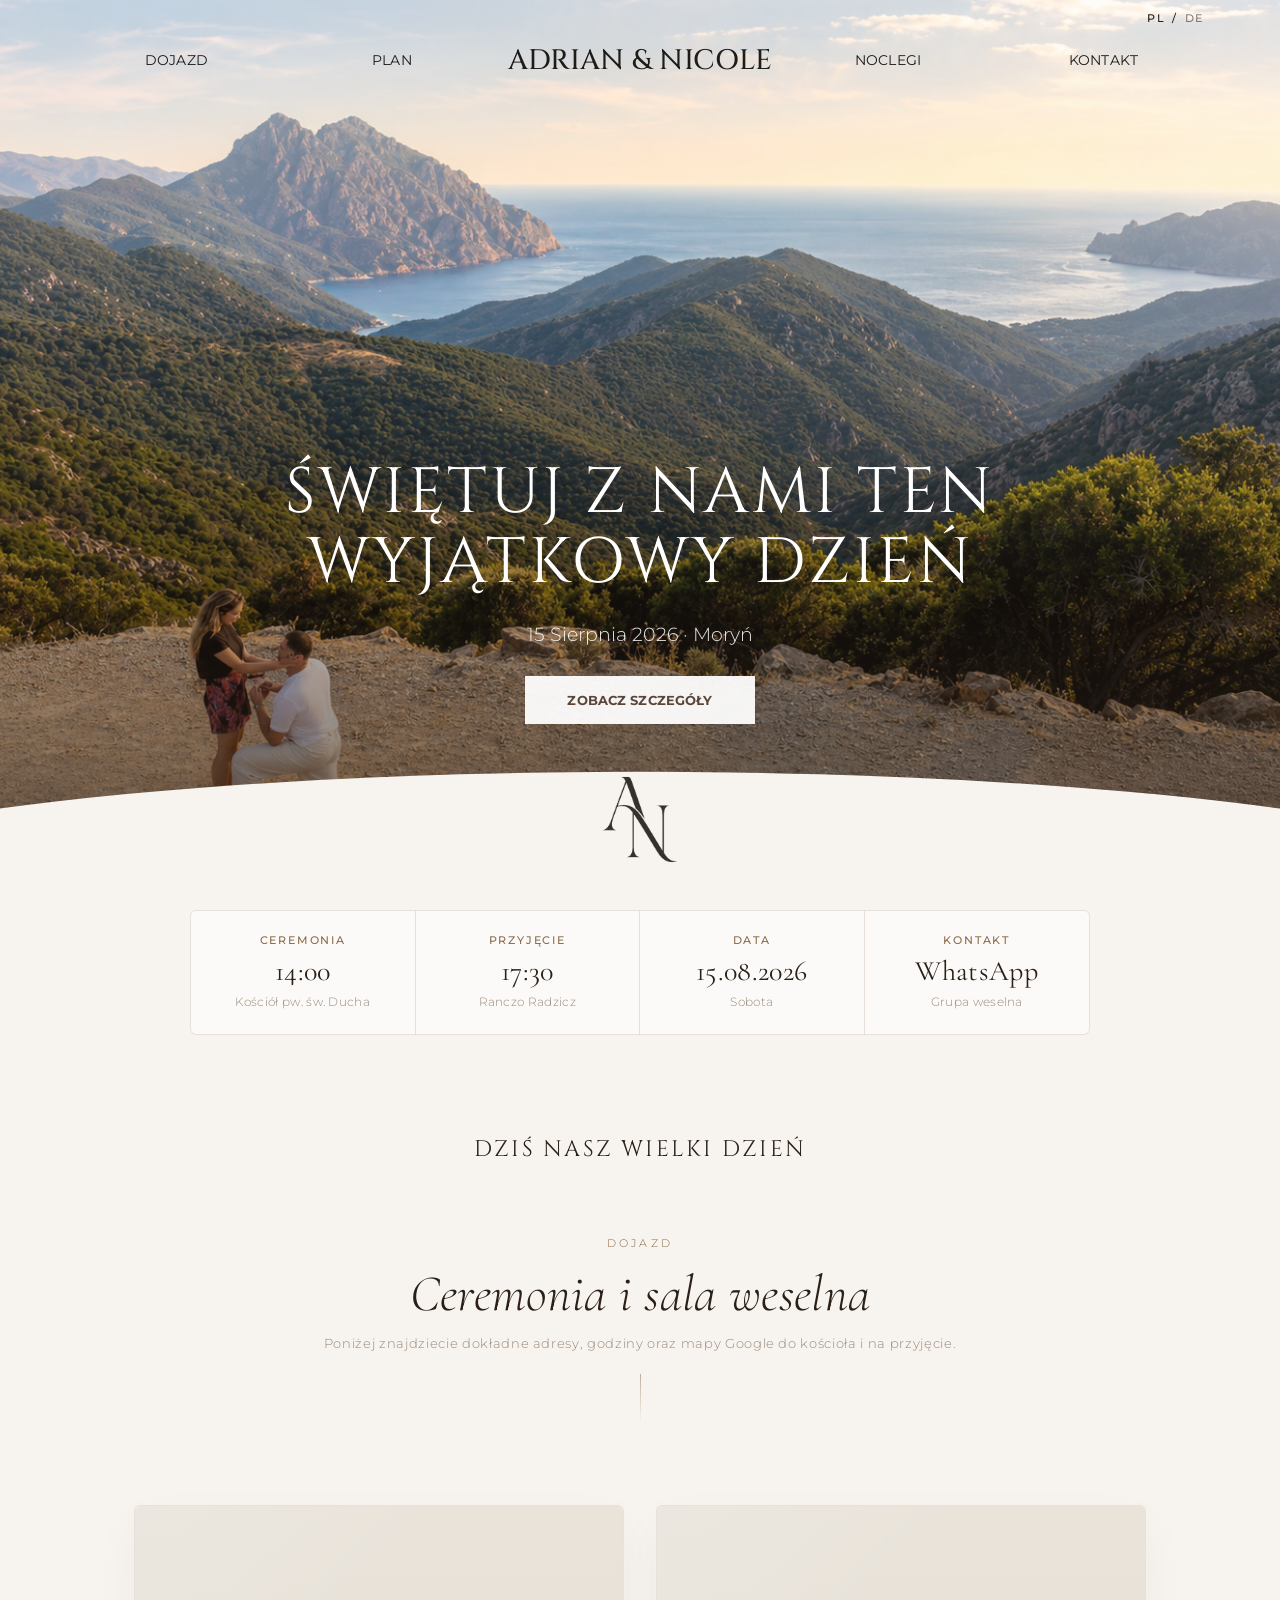
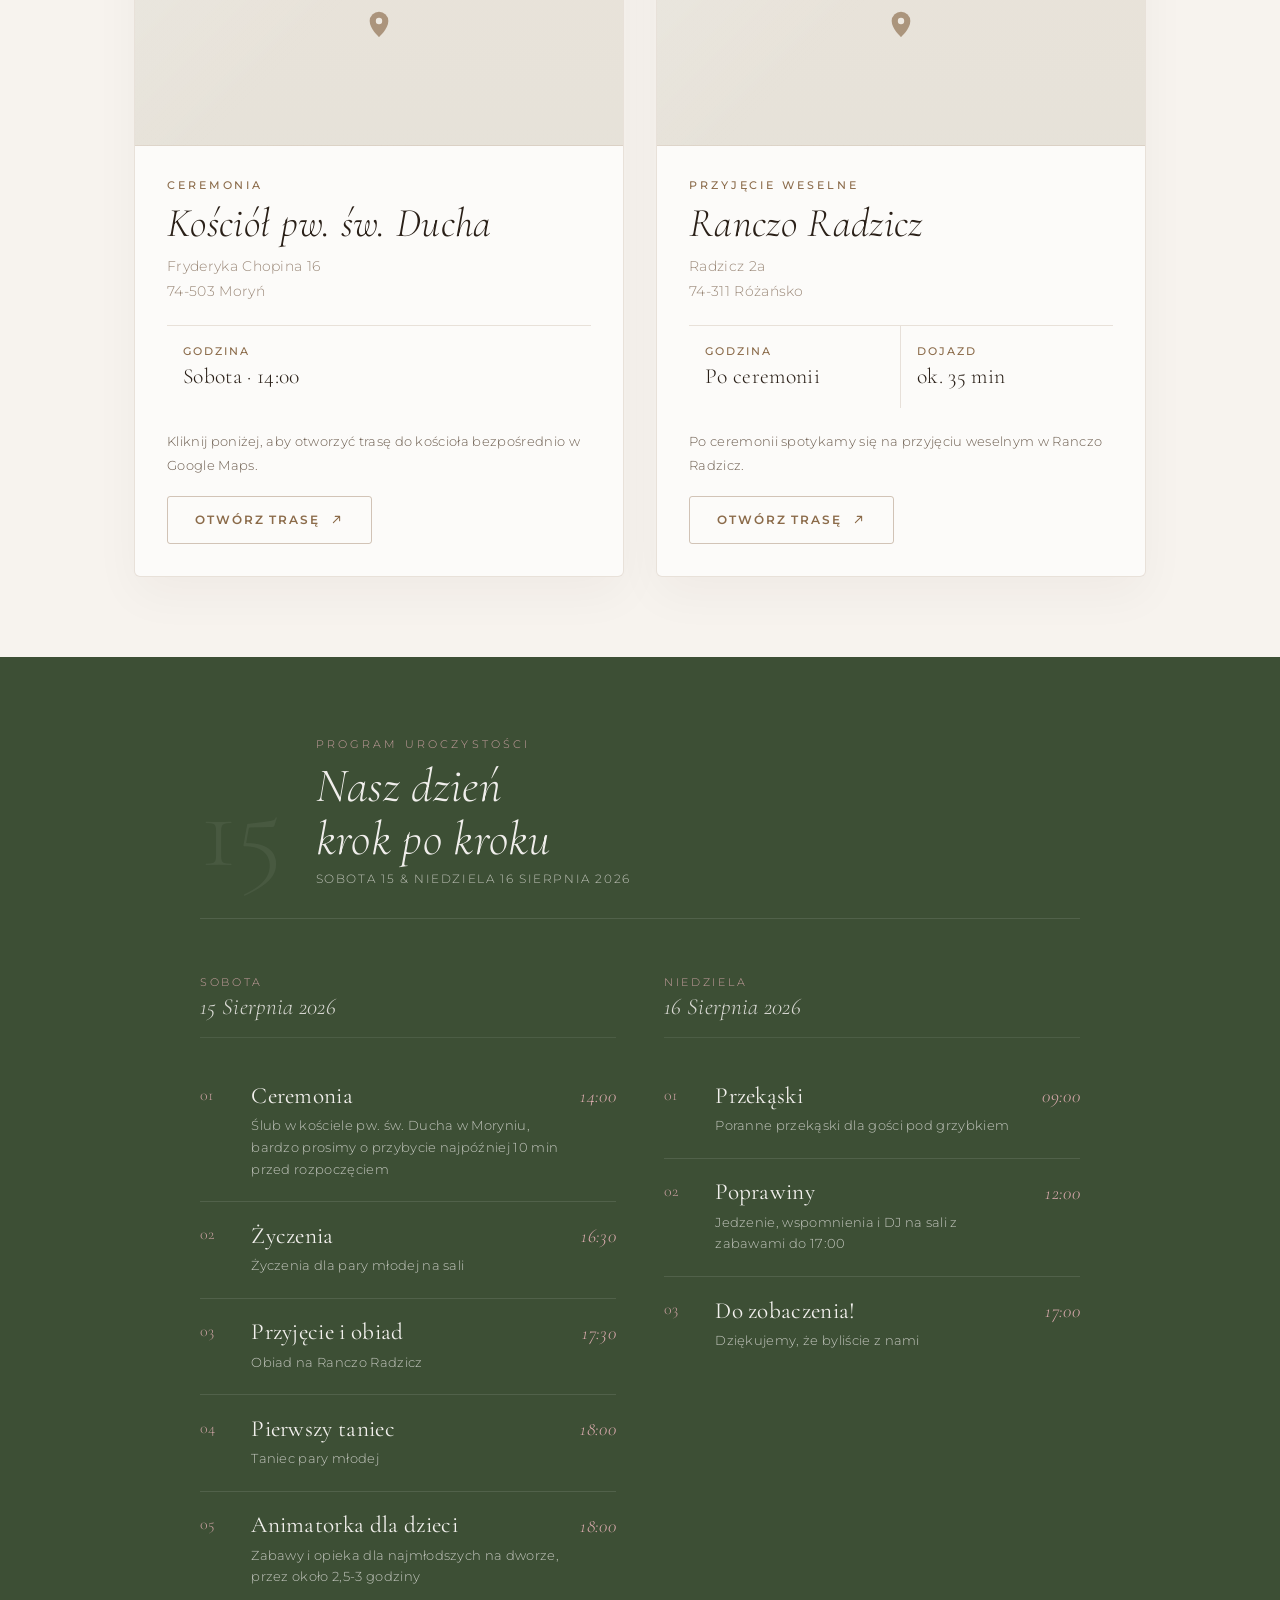
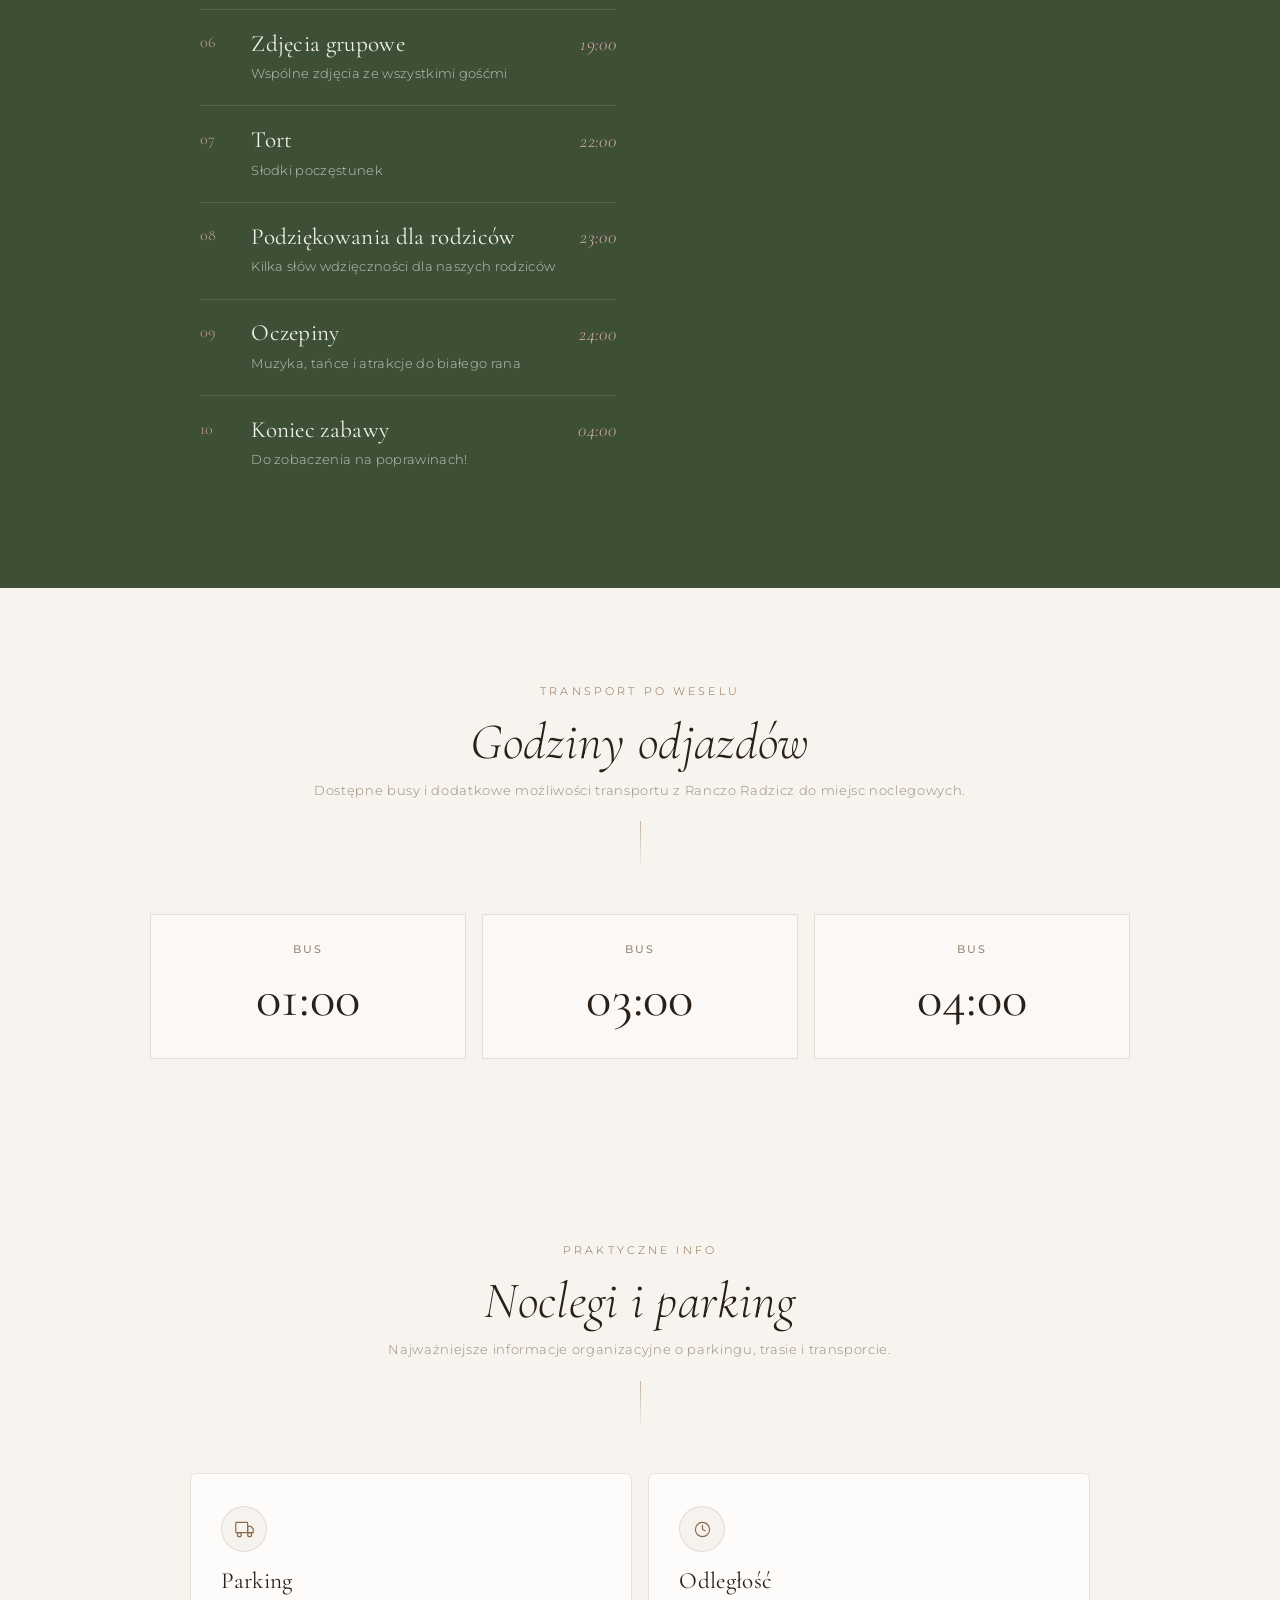
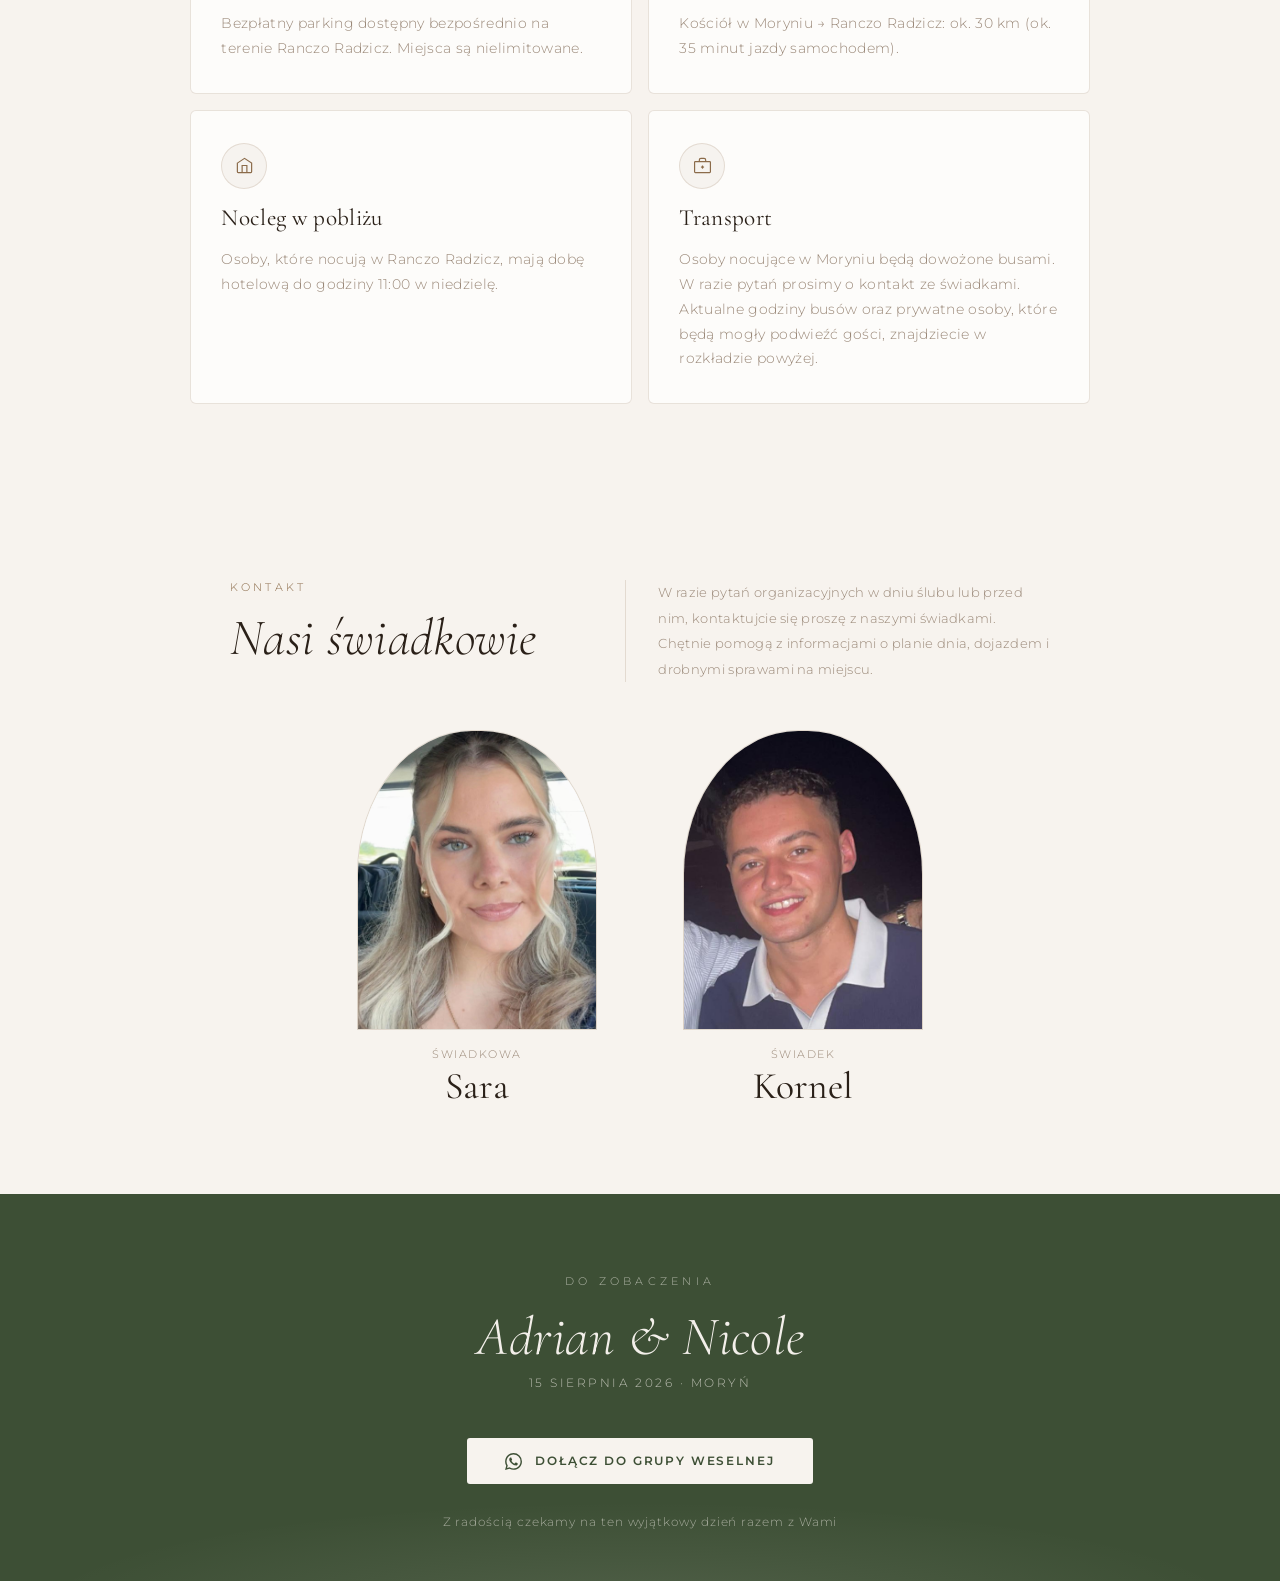
<file: index.html>
<!DOCTYPE html>
<html lang="pl">

<head>
  <meta charset="UTF-8" />
  <meta name="viewport" content="width=device-width, initial-scale=1.0" />
  <meta name="description"
    content="Strona ślubna Adriana i Nicole: data, dojazd, plan uroczystości, noclegi, parking i kontakt." />
  <title>Adrian & Nicole · 15.08.2026</title>
  <link rel="alternate" hreflang="pl" href="index.html" />
  <link rel="alternate" hreflang="de" href="de.html" />
  <link rel="preload" as="image" href="hero-corsica.png" />
  <link rel="preconnect" href="https://fonts.googleapis.com" />
  <link rel="preconnect" href="https://fonts.gstatic.com" crossorigin />
  <link
    href="https://fonts.googleapis.com/css2?family=Cormorant+Garamond:ital,wght@0,300;0,400;0,600;1,300;1,400;1,600&family=Cinzel:wght@400;500&family=Montserrat:wght@300;400;500&display=swap"
    rel="stylesheet" />
  <link rel="stylesheet" href="schedule.css" />
  <style>
    *,
    *::before,
    *::after {
      box-sizing: border-box;
      margin: 0;
      padding: 0;
    }

    :root {
      --bg: #f7f3ee;
      /* ciepły krem — tło całej strony */
      --bg2: #ede8e0;
      /* nieco ciemniejszy krem dla sekcji */
      --dark: #2a2018;
      /* głęboka czekolada — tekst */
      --mid: #6b5c4e;
      /* średni brąz — podtytuły */
      --muted: #9a8878;
      /* jasny brąz — opisy */
      --accent: #8b6b4a;
      /* ciepły brąz — przyciski, akcenty */
      --pink: #c4848a;
      /* blush różowy */
      --green: #3d4f35;
      /* zieleń sekcji */
      --border: rgba(139, 107, 74, 0.18);
      --white: #ffffff;
    }

    html {
      scroll-behavior: smooth;
    }

    body {
      font-family: 'Montserrat', sans-serif;
      font-weight: 300;
      background: var(--bg);
      color: var(--dark);
      letter-spacing: 0.02em;
    }

    /* ════════════════════════════════
       HERO — DreamDay style
    ════════════════════════════════ */
    .hero {
      position: relative;
      width: 100%;
      height: 100vh;
      min-height: 720px;
      margin: 0;
      overflow: hidden;
      display: flex;
      flex-direction: column;
      justify-content: flex-end;
      background: #efecea;
    }

    /* photo background */
    .hero-photo {
      position: absolute;
      inset: 0;
      background-color: #d9d2c8;
      background-image: url('hero-corsica.png');
      background-size: cover;
      background-position: 50% 42%;
      transform: scale(1.01);
    }

    /* dark gradient only at bottom for text legibility */
    .hero-photo::after {
      content: '';
      position: absolute;
      inset: 0;
      background: linear-gradient(to bottom,
          rgba(255, 255, 255, 0.58) 0%,
          rgba(255, 255, 255, 0.12) 36%,
          rgba(49, 37, 28, 0.34) 68%,
          rgba(49, 37, 28, 0.74) 100%);
    }

    .hero-nav {
      position: absolute;
      top: 0;
      left: 0;
      right: 0;
      z-index: 5;
      display: grid;
      grid-template-columns: 1fr 1fr auto 1fr 1fr;
      align-items: center;
      gap: 1rem;
      padding: 2.6rem clamp(1.25rem, 6vw, 7rem) 0;
      color: #1e1c18;
    }

    .hero-nav a {
      color: inherit;
      font-size: 0.88rem;
      font-weight: 400;
      text-align: center;
      text-decoration: none;
      text-transform: uppercase;
      letter-spacing: 0.02em;
      transition: opacity 0.2s ease;
    }

    .hero-nav a:hover {
      opacity: 0.6;
    }

    .hero-brand {
      font-family: 'Cinzel', serif;
      font-size: clamp(1.45rem, 2.2vw, 2rem);
      font-weight: 500;
      color: inherit;
      text-align: center;
      text-transform: uppercase;
      white-space: nowrap;
    }

    .mobile-menu-toggle,
    .mobile-menu {
      display: none;
    }

    .language-switch {
      position: absolute;
      top: 0.75rem;
      right: clamp(1.25rem, 6vw, 7rem);
      z-index: 6;
      display: flex;
      align-items: center;
      gap: 0.45rem;
      color: #1e1c18;
      font-size: 0.66rem;
      font-weight: 500;
      letter-spacing: 0.12em;
    }

    .language-switch a {
      color: inherit;
      text-decoration: none;
      opacity: 0.55;
      transition: opacity 0.2s ease;
    }

    .language-switch a:hover,
    .language-switch a[aria-current="page"] {
      opacity: 1;
    }

    /* text block */
    .hero-body {
      position: relative;
      z-index: 2;
      text-align: center;
      width: min(100%, 1120px);
      margin: 0 auto;
      padding: 0 1.5rem clamp(11rem, 18vh, 15rem);
    }

    .hero-title {
      font-family: 'Cinzel', serif;
      font-size: clamp(2.35rem, 5vw, 4.9rem);
      font-weight: 400;
      color: #fff;
      letter-spacing: 0.04em;
      line-height: 1.08;
      text-transform: uppercase;
      margin-bottom: 1.5rem;
      margin-left: auto;
      margin-right: auto;
      max-width: 980px;
      text-wrap: balance;
      text-shadow: 0 2px 24px rgba(0, 0, 0, 0.16);
    }

    .hero-sub {
      font-size: clamp(0.95rem, 1.5vw, 1.24rem);
      font-weight: 300;
      letter-spacing: 0;
      color: rgba(255, 255, 255, 0.90);
      margin-bottom: 1.9rem;
    }

    /* CTA button */
    .hero-cta {
      display: inline-flex;
      align-items: center;
      justify-content: center;
      min-width: 230px;
      min-height: 48px;
      padding: 0.85rem 2.35rem;
      border: 0;
      color: #5b4539;
      font-family: 'Montserrat', sans-serif;
      font-size: 0.82rem;
      font-weight: 700;
      letter-spacing: 0.01em;
      text-transform: uppercase;
      text-decoration: none;
      cursor: pointer;
      background: rgba(255, 255, 255, 0.94);
      transition: transform 0.25s, background 0.25s;
    }

    .hero-cta:hover {
      background: #fff;
      transform: translateY(-2px);
    }

    /* countdown inside hero */
    .hero-countdown {
      display: none;
      justify-content: center;
      gap: 2rem;
      margin-bottom: 2rem;
    }

    .hcd-item {
      display: flex;
      flex-direction: column;
      align-items: center;
    }

    .hcd-num {
      font-family: 'Cinzel', serif;
      font-size: 2.2rem;
      font-weight: 400;
      color: #fff;
      line-height: 1;
    }

    .hcd-lbl {
      font-size: 0.45rem;
      letter-spacing: 0.25em;
      text-transform: uppercase;
      color: rgba(255, 255, 255, 0.6);
      margin-top: 0.3rem;
    }

    .hcd-sep {
      font-size: 1.5rem;
      color: rgba(255, 255, 255, 0.25);
      align-self: flex-start;
      margin-top: 0.6rem;
    }

    /* white arch at bottom */
    .hero-arch {
      position: absolute;
      bottom: -2px;
      left: 0;
      right: 0;
      z-index: 3;
      line-height: 0;
      height: clamp(116px, 11vw, 165px);
    }

    .hero-arch svg {
      display: block;
      width: 100%;
      height: 100%;
    }

    /* monogram below arch */
    .hero-ornament {
      position: relative;
      z-index: 4;
      text-align: center;
      width: min(100% - 2rem, 1480px);
      margin: -7.9rem auto 0;
      padding-bottom: 2rem;
      background: transparent;
    }

    .hero-ornament img {
      display: block;
      width: clamp(70px, 6.2vw, 96px);
      height: auto;
      margin: 0 auto;
      opacity: 0.9;
    }

    .quick-section {
      background: var(--bg);
      padding: 0.8rem 1.5rem clamp(2.5rem, 5vw, 3.5rem);
    }

    .quick-grid {
      width: min(100%, 900px);
      margin: 0 auto;
      display: grid;
      grid-template-columns: repeat(4, 1fr);
      border: 1px solid var(--border);
      border-radius: 6px;
      background: rgba(255, 255, 255, 0.58);
      overflow: hidden;
    }

    .quick-item {
      min-height: 112px;
      padding: 1.4rem 1.1rem;
      display: flex;
      flex-direction: column;
      justify-content: center;
      text-align: center;
      text-decoration: none;
      color: var(--dark);
      border-right: 1px solid var(--border);
      transition: background 0.2s ease, color 0.2s ease;
    }

    .quick-item:last-child {
      border-right: 0;
    }

    .quick-item:hover {
      background: rgba(139, 107, 74, 0.07);
      color: var(--accent);
    }

    .quick-label {
      display: block;
      margin-bottom: 0.55rem;
      color: var(--accent);
      font-size: 0.7rem;
      font-weight: 500;
      letter-spacing: 0.16em;
      text-transform: uppercase;
    }

    .quick-value {
      display: block;
      font-family: 'Cormorant Garamond', serif;
      font-size: clamp(1.35rem, 2.2vw, 1.8rem);
      font-weight: 400;
      line-height: 1.12;
    }

    .quick-note {
      display: block;
      margin-top: 0.35rem;
      color: var(--muted);
      font-size: 0.78rem;
      line-height: 1.5;
    }

    .countdown-section {
      background: var(--bg);
      color: var(--dark);
      padding: clamp(1.9rem, 4vw, 2.7rem) 1.5rem clamp(2.3rem, 5vw, 3.3rem);
    }

    .countdown-grid {
      width: min(100%, 640px);
      margin: 0 auto;
      display: grid;
      grid-template-columns: repeat(4, 1fr);
      gap: clamp(1rem, 5vw, 3rem);
      text-align: center;
    }

    .countdown-item {
      position: relative;
    }

    .countdown-item+.countdown-item::before {
      content: '';
      position: absolute;
      left: calc(clamp(1rem, 5vw, 3rem) / -2);
      top: 0.25rem;
      bottom: 0.15rem;
      width: 1px;
      background: linear-gradient(180deg, transparent, rgba(139, 107, 74, 0.28), transparent);
    }

    .countdown-num {
      display: block;
      font-family: 'Cormorant Garamond', serif;
      font-size: clamp(2.4rem, 6vw, 4rem);
      font-weight: 400;
      line-height: 0.9;
      color: var(--dark);
      font-variant-numeric: tabular-nums;
    }

    .countdown-label {
      display: block;
      margin-top: 0.8rem;
      color: var(--accent);
      font-size: 0.7rem;
      font-weight: 500;
      letter-spacing: 0.24em;
      text-transform: uppercase;
    }

    .ceremony-section {
      background: var(--bg);
      padding: 0 1.5rem 5rem;
      display: grid;
      grid-template-columns: repeat(2, minmax(0, 1fr));
      gap: clamp(1.4rem, 3vw, 2rem);
      max-width: 1060px;
      margin: 0 auto;
    }

    .route-heading {
      background: var(--bg);
      padding: 1.2rem 1.5rem 2.4rem;
    }

    .route-heading-inner {
      max-width: 760px;
      margin: 0 auto;
      text-align: center;
    }

    .ceremony-card {
      width: 100%;
      margin: 0;
      padding: 0;
      background: rgba(255, 255, 255, 0.64);
      border: 1px solid var(--border);
      border-radius: 6px;
      text-align: left;
      box-shadow: 0 18px 48px rgba(42, 32, 24, 0.04);
      scroll-margin-top: 1.4rem;
      overflow: hidden;
    }

    .ceremony-card+.ceremony-card {
      margin-top: 0;
    }

    .ceremony-map-preview {
      position: relative;
      min-height: clamp(180px, 21vw, 240px);
      display: grid;
      place-items: center;
      overflow: hidden;
      background:
        linear-gradient(135deg, rgba(255, 255, 255, 0.20), transparent 42%),
        var(--bg2);
      border-bottom: 1px solid var(--border);
      color: var(--accent);
    }

    .ceremony-map-preview iframe {
      position: absolute;
      inset: 0;
      width: 100%;
      height: 100%;
      border: 0;
      filter: saturate(1.18) contrast(1.06) brightness(0.98);
      opacity: 0.96;
    }

    .ceremony-map-preview::after {
      content: '';
      position: absolute;
      inset: 0;
      background:
        linear-gradient(0deg, rgba(61, 79, 53, 0.04), rgba(139, 107, 74, 0.04)),
        rgba(247, 243, 238, 0.02);
      pointer-events: none;
    }

    .ceremony-map-cover {
      position: absolute;
      inset: 0;
      z-index: 2;
      display: grid;
      place-items: center;
      color: var(--accent);
      text-decoration: none;
      transition: background 0.25s ease, color 0.25s ease;
    }

    .ceremony-map-cover:hover {
      background: rgba(247, 243, 238, 0.08);
      color: var(--dark);
    }

    .ceremony-map-pin {
      width: 42px;
      height: 42px;
      display: grid;
      place-items: center;
      color: rgba(139, 107, 74, 0.74);
    }

    .ceremony-map-pin svg {
      width: 32px;
      height: 32px;
    }

    .ceremony-content {
      padding: clamp(1.5rem, 3vw, 2rem);
    }

    .ceremony-kicker {
      margin-bottom: 0.65rem;
      color: var(--accent);
      font-size: 0.7rem;
      font-weight: 500;
      letter-spacing: 0.26em;
      text-transform: uppercase;
    }

    .ceremony-title {
      font-family: 'Cormorant Garamond', serif;
      font-size: clamp(1.9rem, 3.4vw, 2.55rem);
      font-weight: 300;
      font-style: italic;
      color: var(--dark);
      line-height: 1.05;
      margin-bottom: 0.55rem;
    }

    .ceremony-sub {
      color: var(--muted);
      font-size: 0.86rem;
      line-height: 1.8;
      margin-bottom: 1.35rem;
    }

    .ceremony-details {
      display: grid;
      grid-template-columns: repeat(auto-fit, minmax(140px, 1fr));
      gap: 0;
      margin: 0 auto 1.35rem;
      border-top: 1px solid var(--border);
    }

    .ceremony-detail {
      padding: 1.15rem 1rem;
    }

    .ceremony-detail:first-child {
      border-right: 1px solid var(--border);
    }

    .ceremony-detail:only-child {
      border-right: 0;
    }

    .ceremony-label {
      display: block;
      margin-bottom: 0.35rem;
      color: var(--accent);
      font-size: 0.7rem;
      font-weight: 500;
      letter-spacing: 0.18em;
      text-transform: uppercase;
    }

    .ceremony-value {
      display: block;
      color: var(--dark);
      font-family: 'Cormorant Garamond', serif;
      font-size: 1.35rem;
      line-height: 1.2;
    }

    .ceremony-route {
      margin-bottom: 1.15rem;
      color: var(--mid);
      font-size: 0.82rem;
      line-height: 1.8;
    }

    .ceremony-map {
      display: none;
    }

    .ceremony-map-link {
      display: inline-flex;
      align-items: center;
      justify-content: center;
      gap: 0.55rem;
      min-height: 48px;
      padding: 0.85rem 1.7rem;
      background: transparent;
      color: var(--accent);
      border: 1px solid rgba(139, 107, 74, 0.38);
      border-radius: 3px;
      font-size: 0.74rem;
      font-weight: 600;
      letter-spacing: 0.16em;
      text-decoration: none;
      text-transform: uppercase;
      transition: transform 0.25s, background 0.25s;
    }

    .ceremony-map-link:hover {
      background: rgba(139, 107, 74, 0.08);
      color: var(--dark);
      transform: translateY(-2px);
    }

    .ceremony-map-link svg {
      width: 15px;
      height: 15px;
    }

    .ceremony-map-link--secondary {
      background: transparent;
      color: var(--accent);
      border: 1px solid rgba(139, 107, 74, 0.38);
    }

    .ceremony-map-link--secondary:hover {
      background: rgba(139, 107, 74, 0.08);
      color: var(--dark);
    }

    /* ════════════════════════════════
       SHARED
    ════════════════════════════════ */
    .section {
      padding: 5rem 2rem;
      max-width: 800px;
      margin: 0 auto;
    }

    .section--wide {
      max-width: 1000px;
    }

    .s-eye {
      font-size: 0.7rem;
      letter-spacing: 0.28em;
      text-transform: uppercase;
      color: var(--accent);
      text-align: center;
      margin-bottom: 0.8rem;
    }

    .s-title {
      font-family: 'Cormorant Garamond', serif;
      font-size: clamp(2rem, 5vw, 3.2rem);
      font-weight: 300;
      font-style: italic;
      color: var(--dark);
      text-align: center;
      margin-bottom: 0.4rem;
    }

    .s-sub {
      font-size: 0.82rem;
      color: var(--muted);
      text-align: center;
      letter-spacing: 0.05em;
      line-height: 1.75;
      margin-bottom: 0.5rem;
    }

    .s-rule {
      width: 1px;
      height: 48px;
      background: linear-gradient(180deg, var(--accent), transparent);
      margin: 1.2rem auto 2.8rem;
      opacity: 0.5;
    }

    .s-sep {
      border: none;
      height: 1px;
      background: var(--border);
      max-width: 100%;
    }

    /* ════════════════════════════════
       PLAN DNIA — green bg, DreamDay style
    ════════════════════════════════ */
    /* ── PROGRAM DNIA — Styl 4 (numerowany) ── */
    .plan-section {
      background: var(--green);
      padding: 5rem 2rem 6rem;
    }

    .plan-inner {
      max-width: 880px;
      margin: 0 auto;
    }

    /* nagłówek z watermarkiem */
    .plan-header {
      display: flex;
      align-items: flex-end;
      gap: 2rem;
      padding-bottom: 2rem;
      margin-bottom: 3.5rem;
      border-bottom: 1px solid rgba(255, 255, 255, 0.1);
    }

    .plan-watermark {
      font-family: 'Cormorant Garamond', serif;
      font-size: 7rem;
      font-weight: 300;
      color: rgba(255, 255, 255, 0.06);
      line-height: 1;
      flex-shrink: 0;
      user-select: none;
      pointer-events: none;
    }

    .plan-htxt {}

    .plan-eye {
      font-size: 0.7rem;
      letter-spacing: 0.28em;
      text-transform: uppercase;
      color: rgba(232, 178, 184, 0.82);
      margin-bottom: 0.6rem;
    }

    .plan-title {
      font-family: 'Cormorant Garamond', serif;
      font-size: clamp(2rem, 5vw, 3rem);
      font-weight: 300;
      font-style: italic;
      color: rgba(250, 247, 245, 0.95);
      line-height: 1.1;
      margin-bottom: 0.4rem;
    }

    .plan-sub {
      font-size: 0.72rem;
      color: rgba(250, 247, 245, 0.68);
      letter-spacing: 0.14em;
      text-transform: uppercase;
    }

    /* siatka dni */
    .plan-days {
      display: grid;
      grid-template-columns: 1fr 1fr;
      gap: 3rem;
    }

    .plan-day-head {
      font-size: 0.7rem;
      letter-spacing: 0.24em;
      text-transform: uppercase;
      color: rgba(232, 178, 184, 0.82);
      margin-bottom: 0.25rem;
    }

    .plan-day-date {
      font-family: 'Cormorant Garamond', serif;
      font-style: italic;
      font-size: 1.45rem;
      color: rgba(250, 247, 245, 0.82);
      margin-bottom: 1.5rem;
      padding-bottom: 1rem;
      border-bottom: 1px solid rgba(255, 255, 255, 0.08);
    }

    /* lista pozycji */
    .pt-list {
      display: flex;
      flex-direction: column;
    }

    .pt-item {
      display: grid;
      grid-template-columns: 32px 1fr auto;
      align-items: start;
      gap: 0 1.2rem;
      padding: 1.3rem 0;
      border-bottom: 1px solid rgba(255, 255, 255, 0.10);
    }

    .pt-item:last-child {
      border-bottom: none;
    }

    .pt-idx {
      font-family: 'Cormorant Garamond', serif;
      font-size: 1rem;
      color: rgba(232, 178, 184, 0.78);
      padding-top: 0.1rem;
      font-weight: 300;
    }

    .pt-body {}

    .pt-name {
      display: block;
      font-family: 'Cormorant Garamond', serif;
      font-size: 1.45rem;
      font-weight: 400;
      color: rgba(250, 247, 245, 0.96);
      margin-bottom: 0.28rem;
      line-height: 1.2;
    }

    .pt-desc {
      display: block;
      font-size: 0.82rem;
      color: rgba(250, 247, 245, 0.72);
      line-height: 1.65;
      margin-top: 0;
    }

    .pt-body {
      display: flex;
      flex-direction: column;
    }

    .pt-time {
      font-family: 'Cormorant Garamond', serif;
      font-style: italic;
      font-size: 1.2rem;
      color: rgba(232, 178, 184, 0.9);
      white-space: nowrap;
      padding-top: 0.08rem;
    }

    @media (max-width: 600px) {
      .plan-days {
        grid-template-columns: 1fr;
        gap: 2.8rem;
      }

      .plan-header {
        flex-direction: column;
        align-items: flex-start;
        gap: 0.5rem;
      }

      .plan-watermark {
        display: none;
      }

      .plan-title {
        font-size: 2.35rem;
      }

      .plan-sub {
        font-size: 0.72rem;
        line-height: 1.6;
      }

      .plan-day-date {
        font-size: 1.35rem;
      }

      .pt-item {
        grid-template-columns: 30px 1fr;
        gap: 0 0.9rem;
        padding: 1.2rem 0;
      }

      .pt-time {
        grid-column: 2;
        margin-top: 0.4rem;
        font-size: 1.05rem;
      }

      .pt-name {
        font-size: 1.34rem;
      }

      .pt-desc {
        font-size: 0.8rem;
      }
    }

    /* ════════════════════════════════
       NOCLEG & DOJAZD — cream bg
    ════════════════════════════════ */
    /* ── NOCLEG & DOJAZD — Styl A ── */
    .info-section {
      background: var(--bg);
      padding: 5.5rem 2rem;
    }

    .info-inner {
      max-width: 900px;
      margin: 0 auto;
    }

    .info-grid {
      display: grid;
      grid-template-columns: 1fr 1fr;
      gap: 1rem;
      margin-top: 0;
    }

    .info-card {
      background: rgba(255, 255, 255, 0.72);
      border: 1px solid var(--border);
      border-radius: 6px;
      padding: 2rem 1.9rem;
      display: flex;
      flex-direction: column;
      gap: 1rem;
    }

    .info-icon-wrap {
      width: 46px;
      height: 46px;
      border: 1px solid var(--border);
      border-radius: 50%;
      display: flex;
      align-items: center;
      justify-content: center;
      color: var(--accent);
      background: rgba(139, 107, 74, 0.06);
      flex-shrink: 0;
    }

    .info-icon-wrap svg {
      width: 19px;
      height: 19px;
    }

    .info-title {
      font-family: 'Cormorant Garamond', serif;
      font-size: 1.45rem;
      font-weight: 400;
      color: var(--dark);
      line-height: 1.15;
    }

    .info-text {
      font-size: 0.86rem;
      color: var(--muted);
      line-height: 1.8;
    }

    /* ════════════════════════════════
       SWIADKOWIE
    ════════════════════════════════ */
    .witness-section {
      background: var(--bg);
      padding: 5.5rem 2rem;
    }

    .witness-inner {
      max-width: 820px;
      margin: 0 auto;
    }

    .witness-head {
      display: grid;
      grid-template-columns: minmax(220px, 0.9fr) minmax(280px, 1.1fr);
      gap: 3rem;
      align-items: start;
      margin-bottom: 3rem;
    }

    .witness-copy {
      border-left: 1px solid var(--border);
      padding-left: 2rem;
      color: var(--muted);
      font-size: 0.84rem;
      line-height: 1.9;
    }

    .witness-head .s-eye,
    .witness-head .s-title {
      text-align: left;
    }

    .witness-grid {
      display: grid;
      grid-template-columns: repeat(2, minmax(0, 1fr));
      gap: clamp(1.2rem, 3vw, 2rem);
      max-width: 620px;
      margin: 0 auto;
    }

    .witness-card {
      text-align: center;
    }

    .witness-photo {
      width: min(100%, 240px);
      aspect-ratio: 4 / 5;
      margin: 0 auto 1.05rem;
      display: grid;
      place-items: center;
      overflow: hidden;
      background:
        radial-gradient(ellipse at 50% 28%, rgba(255, 255, 255, 0.86), rgba(237, 232, 224, 0.92)),
        var(--bg2);
      border: 1px solid var(--border);
      border-radius: 48% 48% 0 0;
    }

    .witness-photo img {
      width: 100%;
      height: 100%;
      object-fit: var(--witness-fit, cover);
      object-position: center;
      transform: translate(var(--witness-shift-x, 0), var(--witness-shift-y, 0)) scale(var(--witness-scale, 1));
      display: block;
    }

    .witness-photo img.witness-sara {
      --witness-fit: cover;
      --witness-scale: 1;
    }

    .witness-photo img.witness-kornel {
      --witness-fit: cover;
      --witness-shift-y: -9%;
      --witness-scale: 1.3;
    }

    .witness-photo img+.witness-placeholder {
      display: none;
    }

    .witness-placeholder {
      width: 54px;
      height: 54px;
      display: grid;
      place-items: center;
      border-radius: 50%;
      color: rgba(139, 107, 74, 0.45);
      border: 1px solid rgba(139, 107, 74, 0.22);
    }

    .witness-placeholder svg {
      width: 25px;
      height: 25px;
    }

    .witness-role {
      margin-bottom: 0.35rem;
      color: var(--muted);
      font-size: 0.7rem;
      letter-spacing: 0.14em;
      text-transform: uppercase;
    }

    .witness-name {
      font-family: 'Cormorant Garamond', serif;
      font-size: clamp(1.7rem, 3vw, 2.35rem);
      font-weight: 400;
      color: var(--dark);
      line-height: 1.05;
    }

    .witness-contact {
      margin-top: 0.55rem;
      color: var(--accent);
      font-size: 0.78rem;
      letter-spacing: 0.04em;
    }

    /* ════════════════════════════════
       FOOTER
    ════════════════════════════════ */
    footer {
      background: var(--green);
      padding: 5rem 2rem 3rem;
      text-align: center;
      position: relative;
      overflow: hidden;
    }

    footer::before {
      content: '';
      position: absolute;
      inset: 0;
      background: radial-gradient(ellipse 70% 42% at 50% 108%, rgba(247, 243, 238, 0.10) 0%, transparent 68%);
      pointer-events: none;
    }

    .footer-eye {
      position: relative;
      font-size: 0.7rem;
      letter-spacing: 0.38em;
      text-transform: uppercase;
      color: rgba(247, 243, 238, 0.62);
      margin-bottom: 1rem;
    }

    .footer-names {
      position: relative;
      font-family: 'Cormorant Garamond', serif;
      font-size: clamp(2.5rem, 5vw, 3.4rem);
      font-style: italic;
      font-weight: 300;
      color: rgba(247, 243, 238, 0.98);
      margin-bottom: 0.4rem;
    }

    .footer-date {
      position: relative;
      font-size: 0.72rem;
      letter-spacing: 0.22em;
      text-transform: uppercase;
      color: rgba(247, 243, 238, 0.68);
      margin-bottom: 3rem;
    }

    .btn-wa {
      position: relative;
      display: inline-flex;
      align-items: center;
      gap: 0.8rem;
      padding: 0.9rem 2.4rem;
      background: var(--bg);
      color: var(--green);
      border-radius: 3px;
      font-family: 'Montserrat', sans-serif;
      font-size: 0.72rem;
      font-weight: 600;
      letter-spacing: 0.16em;
      text-transform: uppercase;
      text-decoration: none;
      transition: transform 0.25s, background 0.25s, box-shadow 0.25s;
    }

    .btn-wa:hover {
      background: #fff;
      transform: translateY(-2px);
      box-shadow: 0 8px 24px rgba(42, 32, 24, 0.18);
    }

    .btn-wa svg {
      width: 17px;
      height: 17px;
      fill: currentColor;
    }

    .footer-note {
      position: relative;
      margin-top: 1.8rem;
      font-size: 0.72rem;
      color: rgba(247, 243, 238, 0.56);
      letter-spacing: 0.08em;
      line-height: 1.7;
    }

    /* ════════════════════════════════
       RESPONSIVE
    ════════════════════════════════ */
    @media (max-width: 600px) {

      html,
      body {
        width: 100%;
        overflow-x: hidden;
        background: var(--bg);
      }

      .hero {
        width: 100%;
        height: 100vh;
        min-height: 680px;
        margin: 0;
      }

      .hero-photo {
        background-position: 290% 500%;
      }

      .hero-nav {
        grid-template-columns: 44px 1fr 44px;
        padding: 1.25rem 1rem 0;
      }

      .hero-nav a {
        display: none;
      }

      .hero-brand {
        grid-column: 2;
        font-size: clamp(1.08rem, 5vw, 1.28rem);
      }

      .mobile-menu-toggle {
        grid-column: 3;
        display: inline-flex;
        width: 44px;
        height: 44px;
        align-items: center;
        justify-content: center;
        border: 0;
        background: transparent;
        color: #1e1c18;
        cursor: pointer;
      }

      .mobile-menu-toggle span,
      .mobile-menu-toggle::before,
      .mobile-menu-toggle::after {
        content: '';
        display: block;
        width: 22px;
        height: 1px;
        background: currentColor;
        transition: transform 0.2s ease, opacity 0.2s ease;
      }

      .mobile-menu-toggle {
        flex-direction: column;
        gap: 6px;
      }

      .hero.is-menu-open .mobile-menu-toggle::before {
        transform: translateY(7px) rotate(45deg);
      }

      .hero.is-menu-open .mobile-menu-toggle span {
        opacity: 0;
      }

      .hero.is-menu-open .mobile-menu-toggle::after {
        transform: translateY(-7px) rotate(-45deg);
      }

      .mobile-menu {
        position: absolute;
        top: 0;
        left: 0;
        right: 0;
        z-index: 4;
        display: grid;
        gap: 0;
        padding: 5.1rem 1.65rem 1.35rem;
        background: rgba(250, 247, 245, 0.96);
        border-bottom: 1px solid rgba(118, 89, 73, 0.16);
        box-shadow: 0 18px 42px rgba(42, 32, 24, 0.13);
        opacity: 0;
        pointer-events: none;
        transform: translateY(-14px);
        transition: opacity 0.2s ease, transform 0.2s ease;
        backdrop-filter: blur(12px);
      }

      .hero.is-menu-open .mobile-menu {
        opacity: 1;
        pointer-events: auto;
        transform: translateY(0);
      }

      .mobile-menu a {
        display: flex;
        align-items: center;
        justify-content: space-between;
        min-height: 48px;
        padding: 0.95rem 0;
        color: #1e1c18;
        font-size: 0.74rem;
        font-weight: 500;
        letter-spacing: 0.16em;
        text-align: left;
        text-decoration: none;
        text-transform: uppercase;
        border-bottom: 1px solid rgba(118, 89, 73, 0.14);
        transition: background 0.2s ease, color 0.2s ease;
      }

      .mobile-menu a::after {
        content: '';
        width: 22px;
        height: 1px;
        background: rgba(30, 28, 24, 0.35);
      }

      .mobile-menu a:last-child {
        border-bottom: 0;
        color: var(--dark);
      }

      .mobile-menu a:hover {
        color: var(--accent);
      }

      .hero-body {
        padding: 0 1.1rem 11.2rem;
      }

      .hero-title {
        max-width: 360px;
        font-size: clamp(1.75rem, 8.2vw, 2.55rem);
        line-height: 1.12;
      }

      .hero-cta {
        min-width: 190px;
        min-height: 46px;
        font-size: 0.74rem;
      }

      .hero-ornament {
        width: 100%;
        margin-top: -7.3rem;
        padding-bottom: 1.2rem;
      }

      .hero-arch {
        left: -4rem;
        right: -4rem;
        height: 165px;
      }

      .hero-arch svg {
        width: 100%;
      }

      .countdown-section {
        padding: 1.55rem 1rem 2.2rem;
      }

      .quick-section {
        padding: 0.6rem 1rem 2.2rem;
      }

      .quick-grid {
        grid-template-columns: 1fr 1fr;
      }

      .quick-item {
        min-height: 104px;
        padding: 1.15rem 0.8rem;
      }

      .quick-item:nth-child(2) {
        border-right: 0;
      }

      .quick-item:nth-child(-n + 2) {
        border-bottom: 1px solid var(--border);
      }

      .quick-label {
        font-size: 0.62rem;
        letter-spacing: 0.14em;
      }

      .quick-value {
        font-size: 1.42rem;
      }

      .quick-note {
        font-size: 0.74rem;
      }

      .countdown-grid {
        gap: 0.55rem;
      }

      .countdown-item+.countdown-item::before {
        display: none;
      }

      .countdown-num {
        font-size: clamp(2rem, 11vw, 2.8rem);
      }

      .countdown-label {
        margin-top: 0.55rem;
        font-size: 0.64rem;
        letter-spacing: 0.14em;
      }

      .ceremony-section {
        padding: 0 1rem 4rem;
        grid-template-columns: 1fr;
        gap: 1.2rem;
      }

      .ceremony-card {
        padding: 0;
      }

      .ceremony-map-preview {
        min-height: 150px;
      }

      .ceremony-content {
        padding: 1.45rem 1.2rem 1.6rem;
      }

      .ceremony-details {
        grid-template-columns: 1fr;
      }

      .ceremony-detail:first-child {
        border-right: none;
      }

      .ceremony-map-link {
        width: 100%;
      }

      .route-heading {
        padding: 0.8rem 1rem 2rem;
      }

      .info-grid {
        grid-template-columns: 1fr;
      }

      .witness-section {
        padding: 4rem 1.2rem;
      }

      .witness-head {
        grid-template-columns: 1fr;
        gap: 1.2rem;
        margin-bottom: 2.2rem;
        text-align: center;
      }

      .witness-head .s-eye,
      .witness-head .s-title {
        text-align: center;
      }

      .witness-copy {
        border-left: none;
        padding-left: 0;
      }

      .witness-grid {
        grid-template-columns: 1fr;
        gap: 2rem;
        max-width: 270px;
      }

      .hcd-sep {
        display: none;
      }

      .hero-countdown {
        gap: 1rem;
      }
    }
  </style>
</head>

<body>

  <!-- ════════════════════════════════
     HERO
════════════════════════════════ -->
  <div class="hero">
    <div class="hero-photo"></div>

    <div class="language-switch" aria-label="Wybór języka">
      <a href="index.html" lang="pl" aria-current="page">PL</a>
      <span aria-hidden="true">/</span>
      <a href="de.html" lang="de">DE</a>
    </div>

    <nav class="hero-nav" aria-label="Główna nawigacja">
      <a href="#trasa">Dojazd</a>
      <a href="#plan">Plan</a>
      <div class="hero-brand">Adrian &amp; Nicole</div>
      <a href="#dojazd">Noclegi</a>
      <a href="#whatsapp">Kontakt</a>
      <button class="mobile-menu-toggle" type="button" aria-label="Otwórz menu" aria-expanded="false">
        <span></span>
      </button>
    </nav>
    <div class="mobile-menu" id="mobile-menu">
      <a href="#trasa">Dojazd</a>
      <a href="#plan">Plan</a>
      <a href="#dojazd">Noclegi</a>
      <a href="#whatsapp">Kontakt</a>
      <a href="admin.html">Panel świadków</a>
    </div>

    <div class="hero-body">
      <h1 class="hero-title">Świętuj z nami ten wyjątkowy dzień</h1>
      <p class="hero-sub">15 Sierpnia 2026 · Moryń</p>
      <button class="hero-cta" onclick="document.getElementById('trasa').scrollIntoView({behavior:'smooth'})">
        Zobacz szczegóły
      </button>
    </div>

    <!-- white arch -->
    <div class="hero-arch">
      <svg viewBox="0 0 1440 130" preserveAspectRatio="none" xmlns="http://www.w3.org/2000/svg">
        <ellipse cx="720" cy="132" rx="1040" ry="122" fill="#f7f3ee" />
      </svg>
    </div>
  </div>

  <!-- monogram transition -->
  <div class="hero-ornament">
    <img src="monogram-an.png" alt="Monogram Adrian i Nicole" />
  </div>

  <section class="quick-section" aria-label="Najważniejsze informacje">
    <div class="quick-grid">
      <a class="quick-item" href="#ceremonia">
        <span class="quick-label">Ceremonia</span>
        <span class="quick-value" data-schedule-key="sat-ceremony">14:00</span>
        <span class="quick-note">Kościół pw. św. Ducha</span>
      </a>
      <a class="quick-item" href="#przyjecie">
        <span class="quick-label">Przyjęcie</span>
        <span class="quick-value" data-schedule-key="sat-reception">17:30</span>
        <span class="quick-note">Ranczo Radzicz</span>
      </a>
      <a class="quick-item" href="#plan">
        <span class="quick-label">Data</span>
        <span class="quick-value">15.08.2026</span>
        <span class="quick-note">Sobota</span>
      </a>
      <a class="quick-item" href="#whatsapp">
        <span class="quick-label">Kontakt</span>
        <span class="quick-value">WhatsApp</span>
        <span class="quick-note">Grupa weselna</span>
      </a>
    </div>
  </section>

  <section class="countdown-section" aria-label="Odliczanie do ślubu">
    <div class="countdown-grid">
      <div class="countdown-item">
        <span class="countdown-num" id="cd-d">--</span>
        <span class="countdown-label">Dni</span>
      </div>
      <div class="countdown-item">
        <span class="countdown-num" id="cd-h">--</span>
        <span class="countdown-label">Godzin</span>
      </div>
      <div class="countdown-item">
        <span class="countdown-num" id="cd-m">--</span>
        <span class="countdown-label">Minut</span>
      </div>
      <div class="countdown-item">
        <span class="countdown-num" id="cd-s">--</span>
        <span class="countdown-label">Sekund</span>
      </div>
    </div>
  </section>

  <section class="route-heading" aria-label="Dojazd">
    <div class="route-heading-inner">
      <p class="s-eye">Dojazd</p>
      <h2 class="s-title">Ceremonia i sala weselna</h2>
      <p class="s-sub">Poniżej znajdziecie dokładne adresy, godziny oraz mapy Google do kościoła i na przyjęcie.
      </p>
      <div class="s-rule"></div>
    </div>
  </section>

  <section class="ceremony-section" id="trasa">
    <div class="ceremony-card" id="ceremonia">
      <div class="ceremony-map-preview" aria-label="Mapa - Kościół pw. św. Ducha">
        <iframe src="https://maps.google.com/maps?q=Fryderyka+Chopina+16,+74-503+Mory%C5%84&output=embed&z=15"
          loading="lazy" referrerpolicy="no-referrer-when-downgrade" title="Mapa - Kościół pw. św. Ducha"></iframe>
        <a class="ceremony-map-cover"
          href="https://www.google.com/maps/dir/?api=1&destination=Fryderyka+Chopina+16,+74-503+Mory%C5%84"
          target="_blank" rel="noopener" aria-label="Otwórz trasę do kościoła w Google Maps">
          <span class="ceremony-map-pin" aria-hidden="true">
            <svg viewBox="0 0 24 24" fill="none">
              <path d="M12 21s7-6.2 7-12a7 7 0 10-14 0c0 5.8 7 12 7 12Z" fill="currentColor" opacity="0.88" />
              <circle cx="12" cy="9" r="2.4" fill="var(--bg2)" />
            </svg>
          </span>
        </a>
      </div>
      <div class="ceremony-content">
        <p class="ceremony-kicker">Ceremonia</p>
        <h2 class="ceremony-title">Kościół pw. św. Ducha</h2>
        <p class="ceremony-sub">Fryderyka Chopina 16<br>74-503 Moryń</p>

        <div class="ceremony-details">
          <div class="ceremony-detail">
            <span class="ceremony-label">Godzina</span>
            <span class="ceremony-value">Sobota · <span data-schedule-key="sat-ceremony">14:00</span></span>
          </div>
        </div>

        <p class="ceremony-route">Kliknij poniżej, aby otworzyć trasę do kościoła bezpośrednio w Google Maps.
        </p>
        <a class="ceremony-map-link"
          href="https://www.google.com/maps/dir/?api=1&destination=Fryderyka+Chopina+16,+74-503+Mory%C5%84"
          target="_blank" rel="noopener">
          Otwórz trasę
          <svg viewBox="0 0 24 24" fill="none" aria-hidden="true">
            <path d="M7 17L17 7M10 7h7v7" stroke="currentColor" stroke-width="1.7" stroke-linecap="round"
              stroke-linejoin="round" />
          </svg>
        </a>
      </div>
    </div>

    <div class="ceremony-card" id="przyjecie">
      <div class="ceremony-map-preview" aria-label="Mapa - Ranczo Radzicz">
        <iframe src="https://maps.google.com/maps?q=Radzicz+2a,+74-311+R%C3%B3%C5%BCa%C5%84sko&output=embed&z=14"
          loading="lazy" referrerpolicy="no-referrer-when-downgrade" title="Mapa - Ranczo Radzicz"></iframe>
        <a class="ceremony-map-cover"
          href="https://www.google.com/maps/dir/?api=1&destination=Radzicz+2a,+74-311+R%C3%B3%C5%BCa%C5%84sko"
          target="_blank" rel="noopener" aria-label="Otwórz trasę do Ranczo Radzicz w Google Maps">
          <span class="ceremony-map-pin" aria-hidden="true">
            <svg viewBox="0 0 24 24" fill="none">
              <path d="M12 21s7-6.2 7-12a7 7 0 10-14 0c0 5.8 7 12 7 12Z" fill="currentColor" opacity="0.88" />
              <circle cx="12" cy="9" r="2.4" fill="var(--bg2)" />
            </svg>
          </span>
        </a>
      </div>
      <div class="ceremony-content">
        <p class="ceremony-kicker">Przyjęcie weselne</p>
        <h2 class="ceremony-title">Ranczo Radzicz</h2>
        <p class="ceremony-sub">Radzicz 2a<br>74-311 Różańsko</p>

        <div class="ceremony-details">
          <div class="ceremony-detail">
            <span class="ceremony-label">Godzina</span>
            <span class="ceremony-value">Po ceremonii</span>
          </div>
          <div class="ceremony-detail">
            <span class="ceremony-label">Dojazd</span>
            <span class="ceremony-value">ok. 35 min</span>
          </div>
        </div>

        <p class="ceremony-route">Po ceremonii spotykamy się na przyjęciu weselnym w Ranczo Radzicz.</p>
        <a class="ceremony-map-link ceremony-map-link--secondary"
          href="https://www.google.com/maps/dir/?api=1&destination=Radzicz+2a,+74-311+R%C3%B3%C5%BCa%C5%84sko"
          target="_blank" rel="noopener">
          Otwórz trasę
          <svg viewBox="0 0 24 24" fill="none" aria-hidden="true">
            <path d="M7 17L17 7M10 7h7v7" stroke="currentColor" stroke-width="1.7" stroke-linecap="round"
              stroke-linejoin="round" />
          </svg>
        </a>
      </div>
    </div>
  </section>

  <!-- ════════════════════════════════
     PROGRAM DNIA — Styl 4
════════════════════════════════ -->
  <div class="plan-section" id="plan">
    <div class="plan-inner">

      <div class="plan-header">
        <div class="plan-watermark">15</div>
        <div class="plan-htxt">
          <p class="plan-eye">Program uroczystości</p>
          <h2 class="plan-title">Nasz dzień<br>krok po kroku</h2>
          <p class="plan-sub">Sobota 15 &amp; Niedziela 16 Sierpnia 2026</p>
        </div>
      </div>

      <div class="plan-days">

        <!-- SOBOTA -->
        <div>
          <p class="plan-day-head">Sobota</p>
          <p class="plan-day-date">15 Sierpnia 2026</p>
          <div class="pt-list" id="saturday-items">

            <div class="pt-item">
              <span class="pt-idx">01</span>
              <div class="pt-body">
                <span class="pt-name">Ceremonia</span>
                <span class="pt-desc">Ślub w kościele pw. św. Ducha w Moryniu, bardzo prosimy o przybycie najpóźniej
                  10 min przed rozpoczęciem</span>
              </div>
              <span class="pt-time" data-schedule-key="sat-ceremony">14:00</span>
            </div>

            <div class="pt-item">
              <span class="pt-idx">02</span>
              <div class="pt-body">
                <span class="pt-name">Życzenia</span>
                <span class="pt-desc">Życzenia dla pary młodej na sali</span>
              </div>
              <span class="pt-time" data-schedule-key="sat-thanks">16:30</span>
            </div>

            <div class="pt-item">
              <span class="pt-idx">03</span>
              <div class="pt-body">
                <span class="pt-name">Przyjęcie i obiad</span>
                <span class="pt-desc">Obiad na Ranczo Radzicz</span>
              </div>
              <span class="pt-time" data-schedule-key="sat-reception">17:30</span>
            </div>

            <div class="pt-item">
              <span class="pt-idx">04</span>
              <div class="pt-body">
                <span class="pt-name">Pierwszy taniec</span>
                <span class="pt-desc">Taniec pary młodej</span>
              </div>
              <span class="pt-time" data-schedule-key="sat-first-dance">18:00</span>
            </div>

            <div class="pt-item">
              <span class="pt-idx">05</span>
              <div class="pt-body">
                <span class="pt-name">Animatorka dla dzieci</span>
                <span class="pt-desc">Zabawy i opieka dla najmłodszych na dworze, przez około 2,5-3 godziny</span>
              </div>
              <span class="pt-time" data-schedule-key="sat-animator">18:00</span>
            </div>

            <div class="pt-item">
              <span class="pt-idx">06</span>
              <div class="pt-body">
                <span class="pt-name">Zdjęcia grupowe</span>
                <span class="pt-desc">Wspólne zdjęcia ze wszystkimi gośćmi</span>
              </div>
              <span class="pt-time" data-schedule-key="sat-photos">19:00</span>
            </div>

            <div class="pt-item">
              <span class="pt-idx">07</span>
              <div class="pt-body">
                <span class="pt-name">Tort</span>
                <span class="pt-desc">Słodki poczęstunek</span>
              </div>
              <span class="pt-time" data-schedule-key="sat-cake">22:00</span>
            </div>

            <div class="pt-item">
              <span class="pt-idx">08</span>
              <div class="pt-body">
                <span class="pt-name">Podziękowania dla rodziców</span>
                <span class="pt-desc">Kilka słów wdzięczności dla naszych rodziców</span>
              </div>
              <span class="pt-time" data-schedule-key="sat-parents">23:00</span>
            </div>

            <div class="pt-item">
              <span class="pt-idx">09</span>
              <div class="pt-body">
                <span class="pt-name">Oczepiny</span>
                <span class="pt-desc">Muzyka, tańce i atrakcje do białego rana</span>
              </div>
              <span class="pt-time" data-schedule-key="sat-midnight">24:00</span>
            </div>

            <div class="pt-item">
              <span class="pt-idx">10</span>
              <div class="pt-body">
                <span class="pt-name">Koniec zabawy</span>
                <span class="pt-desc">Do zobaczenia na poprawinach!</span>
              </div>
              <span class="pt-time" data-schedule-key="sat-end">04:00</span>
            </div>

          </div>
        </div>

        <!-- NIEDZIELA -->
        <div>
          <p class="plan-day-head">Niedziela</p>
          <p class="plan-day-date">16 Sierpnia 2026</p>
          <div class="pt-list" id="sunday-items">

            <div class="pt-item">
              <span class="pt-idx">01</span>
              <div class="pt-body">
                <span class="pt-name">Przekąski</span>
                <span class="pt-desc">Poranne przekąski dla gości pod grzybkiem</span>
              </div>
              <span class="pt-time" data-schedule-key="sun-snacks">09:00</span>
            </div>

            <div class="pt-item">
              <span class="pt-idx">02</span>
              <div class="pt-body">
                <span class="pt-name">Poprawiny</span>
                <span class="pt-desc">Jedzenie, wspomnienia i DJ na sali z zabawami do 17:00</span>
              </div>
              <span class="pt-time" data-schedule-key="sun-reception">12:00</span>
            </div>

            <div class="pt-item">
              <span class="pt-idx">03</span>
              <div class="pt-body">
                <span class="pt-name">Do zobaczenia!</span>
                <span class="pt-desc">Dziękujemy, że byliście z nami</span>
              </div>
              <span class="pt-time" data-schedule-key="sun-end">17:00</span>
            </div>

          </div>
        </div>

      </div>
    </div>
  </div>

  <section class="bus-section" id="bus">
    <div class="bus-inner">
      <p class="s-eye">Transport po weselu</p>
      <h2 class="s-title">Godziny odjazdów</h2>
      <p class="s-sub">Dostępne busy i dodatkowe możliwości transportu z Ranczo Radzicz do miejsc noclegowych.</p>
      <div class="s-rule"></div>
      <div class="bus-list" id="bus-times" aria-live="polite"></div>
    </div>
  </section>

  <!-- ════════════════════════════════
     NOCLEGI & PARKING
════════════════════════════════ -->
  <div class="info-section" id="dojazd">
    <div class="info-inner">
      <p class="s-eye">Praktyczne info</p>
      <h2 class="s-title">Noclegi i parking</h2>
      <p class="s-sub">Najważniejsze informacje organizacyjne o parkingu, trasie i transporcie.</p>
      <div class="s-rule"></div>

      <div class="info-grid">

        <div class="info-card">
          <div class="info-icon-wrap">
            <svg viewBox="0 0 24 24" fill="none" stroke="currentColor" stroke-width="1.5">
              <rect x="1" y="3" width="15" height="13" rx="1" />
              <path d="M16 8h4l3 3v5h-7V8z" />
              <circle cx="5.5" cy="18.5" r="2.5" />
              <circle cx="18.5" cy="18.5" r="2.5" />
            </svg>
          </div>
          <div class="info-title">Parking</div>
          <div class="info-text">Bezpłatny parking dostępny bezpośrednio na terenie Ranczo Radzicz. Miejsca są
            nielimitowane.</div>
        </div>

        <div class="info-card">
          <div class="info-icon-wrap">
            <svg viewBox="0 0 24 24" fill="none" stroke="currentColor" stroke-width="1.5">
              <circle cx="12" cy="12" r="9" />
              <path d="M12 6v6l4 2" />
            </svg>
          </div>
          <div class="info-title">Odległość</div>
          <div class="info-text">Kościół w Moryniu → Ranczo Radzicz: ok. 30 km (ok. 35 minut jazdy
            samochodem).</div>
        </div>

        <div class="info-card">
          <div class="info-icon-wrap">
            <svg viewBox="0 0 24 24" fill="none" stroke="currentColor" stroke-width="1.5">
              <path d="M3 9l9-6 9 6v11a1 1 0 01-1 1H4a1 1 0 01-1-1V9z" />
              <path d="M9 21V12h6v9" />
            </svg>
          </div>
          <div class="info-title">Nocleg w pobliżu</div>
          <div class="info-text">Osoby, które nocują w Ranczo Radzicz, mają dobę hotelową do godziny 11:00 w
            niedzielę.</div>
        </div>

        <div class="info-card">
          <div class="info-icon-wrap">
            <svg viewBox="0 0 24 24" fill="none" stroke="currentColor" stroke-width="1.5">
              <rect x="2" y="7" width="20" height="14" rx="1" />
              <path d="M16 7V5a2 2 0 00-2-2h-4a2 2 0 00-2 2v2" />
              <line x1="12" y1="12" x2="12" y2="16" />
              <line x1="10" y1="14" x2="14" y2="14" />
            </svg>
          </div>
          <div class="info-title">Transport</div>
          <div class="info-text">Osoby nocujące w Moryniu będą dowożone busami. W razie pytań prosimy o kontakt ze
            świadkami. Aktualne
            godziny busów oraz prywatne osoby, które będą mogły podwieźć gości, znajdziecie w rozkładzie
            powyżej.</div>
        </div>

      </div>
    </div>
  </div>


  <!-- ════════════════════════════════
     SWIADKOWIE
════════════════════════════════ -->
  <section class="witness-section" id="swiadkowie">
    <div class="witness-inner">
      <div class="witness-head">
        <div>
          <p class="s-eye">Kontakt</p>
          <h2 class="s-title">Nasi świadkowie</h2>
        </div>
        <p class="witness-copy">W razie pytań organizacyjnych w dniu ślubu lub przed nim, kontaktujcie się
          proszę z
          naszymi świadkami. Chętnie pomogą z informacjami o planie dnia, dojazdem i drobnymi sprawami na
          miejscu.</p>
      </div>

      <div class="witness-grid">
        <article class="witness-card">
          <div class="witness-photo">
            <img class="witness-sara" src="swiadek-1.jpg" alt="Sara">
            <div class="witness-placeholder" aria-hidden="true">
              <svg viewBox="0 0 24 24" fill="none">
                <circle cx="12" cy="8" r="4" stroke="currentColor" stroke-width="1.4" />
                <path d="M4.8 20c1.3-4 4-6 7.2-6s5.9 2 7.2 6" stroke="currentColor" stroke-width="1.4"
                  stroke-linecap="round" />
              </svg>
            </div>
          </div>
          <p class="witness-role">Świadkowa</p>
          <h3 class="witness-name">Sara</h3>
        </article>

        <article class="witness-card">
          <div class="witness-photo">
            <img class="witness-kornel" src="swiadek-2.jpg" alt="Kornel">
            <div class="witness-placeholder" aria-hidden="true">
              <svg viewBox="0 0 24 24" fill="none">
                <circle cx="12" cy="8" r="4" stroke="currentColor" stroke-width="1.4" />
                <path d="M4.8 20c1.3-4 4-6 7.2-6s5.9 2 7.2 6" stroke="currentColor" stroke-width="1.4"
                  stroke-linecap="round" />
              </svg>
            </div>
          </div>
          <p class="witness-role">Świadek</p>
          <h3 class="witness-name">Kornel</h3>
        </article>
      </div>
    </div>
  </section>

  <!-- ════════════════════════════════
     FOOTER
════════════════════════════════ -->
  <footer>
    <p class="footer-eye">Do zobaczenia</p>
    <p class="footer-names">Adrian &amp; Nicole</p>
    <p class="footer-date">15 Sierpnia 2026 · Moryń</p>

    <a class="btn-wa" id="whatsapp" href="https://chat.whatsapp.com/HlIwihES97HFQhdAHVPuAP?mode=gi_t" target="_blank"
      rel="noopener">
      <svg viewBox="0 0 24 24" xmlns="http://www.w3.org/2000/svg">
        <path
          d="M17.472 14.382c-.297-.149-1.758-.867-2.03-.967-.273-.099-.471-.148-.67.15-.197.297-.767.966-.94 1.164-.173.199-.347.223-.644.075-.297-.15-1.255-.463-2.39-1.475-.883-.788-1.48-1.761-1.653-2.059-.173-.297-.018-.458.13-.606.134-.133.298-.347.446-.52.149-.174.198-.298.298-.497.099-.198.05-.371-.025-.52-.075-.149-.669-1.612-.916-2.207-.242-.579-.487-.5-.669-.51-.173-.008-.371-.01-.57-.01-.198 0-.52.074-.792.372-.272.297-1.04 1.016-1.04 2.479 0 1.462 1.065 2.875 1.213 3.074.149.198 2.096 3.2 5.077 4.487.709.306 1.262.489 1.694.625.712.227 1.36.195 1.871.118.571-.085 1.758-.719 2.006-1.413.248-.694.248-1.289.173-1.413-.074-.124-.272-.198-.57-.347m-5.421 7.403h-.004a9.87 9.87 0 01-5.031-1.378l-.361-.214-3.741.982.998-3.648-.235-.374a9.86 9.86 0 01-1.51-5.26c.001-5.45 4.436-9.884 9.888-9.884 2.64 0 5.122 1.03 6.988 2.898a9.825 9.825 0 012.893 6.994c-.003 5.45-4.437 9.884-9.885 9.884m8.413-18.297A11.815 11.815 0 0012.05 0C5.495 0 .16 5.335.157 11.892c0 2.096.547 4.142 1.588 5.945L.057 24l6.305-1.654a11.882 11.882 0 005.683 1.448h.005c6.554 0 11.89-5.335 11.893-11.893a11.821 11.821 0 00-3.48-8.413z" />
      </svg>
      Dołącz do grupy weselnej
    </a>
    <p class="footer-note">Z radością czekamy na ten wyjątkowy dzień razem z Wami</p>
  </footer>

  <script src="schedule-config.js"></script>
  <script src="schedule.js"></script>
  <script>
    const weddingDate = new Date(2026, 7, 15, 14, 0, 0); // 15 sierpnia 2026
    function pad(n) { return String(n).padStart(2, '0'); }
    function tick() {
      if (!document.getElementById('cd-d')) return;
      const diff = weddingDate - Date.now();
      if (diff <= 0) {
        document.querySelector('.countdown-grid').innerHTML =
          '<p style="grid-column:1/-1;font-family:Cinzel,serif;font-size:1.4rem;color:var(--dark);letter-spacing:.1em;text-transform:uppercase">Dziś nasz wielki dzień</p>';
        return;
      }
      document.getElementById('cd-d').textContent = Math.floor(diff / 86400000);
      document.getElementById('cd-h').textContent = pad(Math.floor(diff % 86400000 / 3600000));
      document.getElementById('cd-m').textContent = pad(Math.floor(diff % 3600000 / 60000));
      document.getElementById('cd-s').textContent = pad(Math.floor(diff % 60000 / 1000));
    }
    tick(); setInterval(tick, 1000);

    const hero = document.querySelector('.hero');
    const menuButton = document.querySelector('.mobile-menu-toggle');
    const mobileMenu = document.getElementById('mobile-menu');

    menuButton?.addEventListener('click', () => {
      const isOpen = hero.classList.toggle('is-menu-open');
      menuButton.setAttribute('aria-expanded', String(isOpen));
    });

    mobileMenu?.addEventListener('click', (event) => {
      if (event.target.closest('a')) {
        hero.classList.remove('is-menu-open');
        menuButton?.setAttribute('aria-expanded', 'false');
      }
    });
  </script>
</body>

</html>
</file>
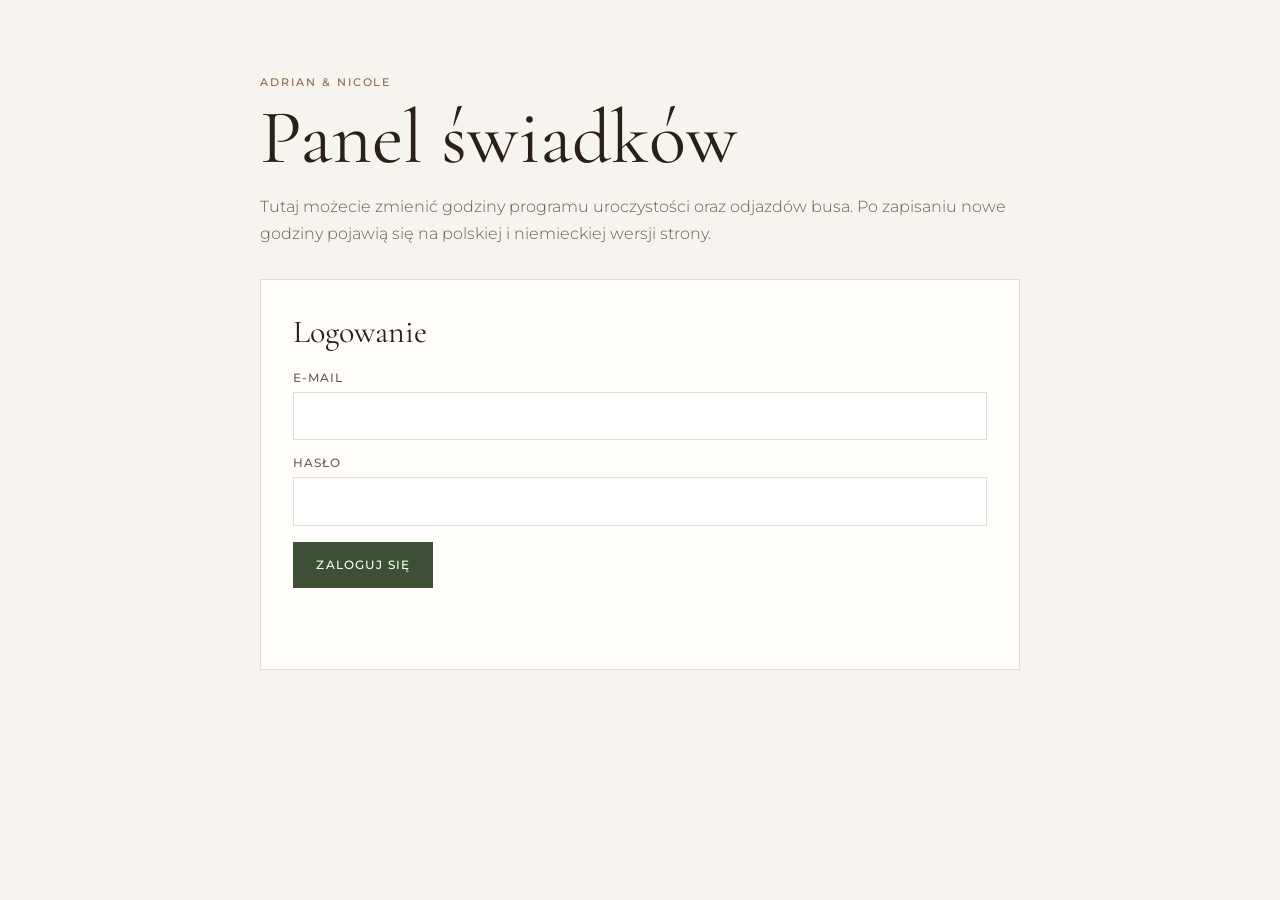
<file: admin.html>
<!DOCTYPE html>
<html lang="pl">

<head>
  <meta charset="UTF-8" />
  <meta name="viewport" content="width=device-width, initial-scale=1.0" />
  <title>Panel świadków · Adrian & Nicole</title>
  <link rel="preconnect" href="https://fonts.googleapis.com" />
  <link rel="preconnect" href="https://fonts.gstatic.com" crossorigin />
  <link
    href="https://fonts.googleapis.com/css2?family=Cormorant+Garamond:wght@400;600&family=Cinzel:wght@400;500&family=Montserrat:wght@300;400;500&display=swap"
    rel="stylesheet" />
  <style>
    :root {
      --bg: #f7f3ee;
      --panel: #fffdf9;
      --dark: #2a2018;
      --mid: #6b5c4e;
      --muted: #9a8878;
      --accent: #8b6b4a;
      --green: #3d4f35;
      --border: rgba(139, 107, 74, 0.22);
      --error: #9b3f3f;
    }

    * {
      box-sizing: border-box;
    }

    body {
      margin: 0;
      background: var(--bg);
      color: var(--dark);
      font-family: 'Montserrat', sans-serif;
      font-weight: 300;
    }

    main {
      width: min(100% - 2rem, 760px);
      margin: 0 auto;
      padding: 4rem 0 6rem;
    }

    .eyebrow {
      color: var(--accent);
      font-size: 0.68rem;
      font-weight: 500;
      letter-spacing: 0.18em;
      text-transform: uppercase;
    }

    h1,
    h2 {
      font-family: 'Cormorant Garamond', serif;
      font-weight: 400;
    }

    h1 {
      font-size: clamp(2.7rem, 8vw, 4.8rem);
      line-height: 1;
      margin: 0.6rem 0 1rem;
    }

    h2 {
      font-size: 2rem;
      margin: 0 0 1.25rem;
    }

    .intro {
      color: var(--mid);
      line-height: 1.7;
      margin-bottom: 2rem;
    }

    .notice,
    .card {
      border: 1px solid var(--border);
      background: var(--panel);
      padding: clamp(1.25rem, 5vw, 2rem);
      margin-bottom: 1.25rem;
    }

    .notice {
      color: var(--mid);
      font-size: 0.82rem;
      line-height: 1.65;
    }

    .notice strong {
      color: var(--dark);
    }

    .field {
      display: grid;
      gap: 0.45rem;
      min-width: 0;
      margin-bottom: 1rem;
    }

    label {
      color: var(--mid);
      font-size: 0.72rem;
      font-weight: 500;
      letter-spacing: 0.08em;
      text-transform: uppercase;
    }

    input {
      width: 100%;
      border: 1px solid var(--border);
      background: #fff;
      color: var(--dark);
      font: inherit;
      padding: 0.85rem 1rem;
    }

    input:focus,
    select:focus {
      border-color: var(--accent);
      outline: none;
    }

    .time-grid {
      display: grid;
      grid-template-columns: repeat(2, minmax(0, 1fr));
      gap: 0 1rem;
    }

    .dynamic-list {
      display: grid;
      gap: 0.75rem;
      margin-bottom: 1rem;
    }

    .dynamic-row {
      display: grid;
      grid-template-columns: 1fr 1.5fr 0.8fr auto;
      gap: 0.65rem;
      align-items: end;
      border-bottom: 1px solid var(--border);
      padding-bottom: 0.75rem;
    }

    .dynamic-row.transport-row {
      grid-template-columns: 1.5fr 0.8fr auto;
    }

    .new-entry {
      border: 1px dashed var(--border);
      background: rgba(139, 107, 74, 0.035);
      margin-top: 1.25rem;
      padding: 1rem;
    }

    .new-entry-title {
      color: var(--dark);
      font-family: 'Cormorant Garamond', serif;
      font-size: 1.35rem;
      margin: 0 0 0.8rem;
    }

    .new-entry-grid {
      display: grid;
      grid-template-columns: 1fr 1.5fr 0.8fr;
      gap: 0.65rem;
    }

    .new-entry-grid.transport {
      grid-template-columns: 1.5fr 0.8fr;
    }

    select {
      min-width: 0;
      max-width: 100%;
      width: 100%;
      border: 1px solid var(--border);
      background: #fff;
      color: var(--dark);
      font: inherit;
      padding: 0.85rem 1rem;
    }

    .add-button,
    .remove-button {
      background: transparent;
      color: var(--green);
    }

    .add-button {
      margin-top: 0.25rem;
    }

    .remove-button {
      border-color: var(--border);
      color: var(--error);
      padding-left: 0.9rem;
      padding-right: 0.9rem;
    }

    button,
    .back-link {
      border: 1px solid var(--green);
      background: var(--green);
      color: white;
      cursor: pointer;
      display: inline-flex;
      font: inherit;
      font-size: 0.72rem;
      font-weight: 500;
      justify-content: center;
      letter-spacing: 0.1em;
      padding: 0.95rem 1.4rem;
      text-decoration: none;
      text-transform: uppercase;
    }

    button:disabled {
      cursor: wait;
      opacity: 0.55;
    }

    .back-link {
      background: transparent;
      color: var(--green);
      margin-left: 0.5rem;
    }

    .status {
      color: var(--mid);
      font-size: 0.82rem;
      line-height: 1.5;
      margin-top: 1rem;
      min-height: 1.25rem;
    }

    .status.error {
      color: var(--error);
    }

    .save-bar {
      position: sticky;
      bottom: 0;
      z-index: 3;
      border: 1px solid var(--border);
      background: rgba(247, 243, 238, 0.96);
      box-shadow: 0 -12px 32px rgba(42, 32, 24, 0.08);
      margin-top: 1.25rem;
      padding: 1rem;
      backdrop-filter: blur(10px);
    }

    .save-bar .status {
      margin: 0 0 0.75rem;
    }

    [hidden] {
      display: none !important;
    }

    @media (max-width: 560px) {
      main {
        padding-top: 2.5rem;
      }

      .time-grid {
        grid-template-columns: 1fr;
      }

      .dynamic-row,
      .dynamic-row.transport-row,
      .new-entry-grid,
      .new-entry-grid.transport {
        grid-template-columns: 1fr;
      }

      button,
      .back-link {
        width: 100%;
      }

      .back-link {
        margin: 0.6rem 0 0;
      }
    }
  </style>
</head>

<body>
  <main>
    <p class="eyebrow">Adrian &amp; Nicole</p>
    <h1>Panel świadków</h1>
    <p class="intro">Tutaj możecie zmienić godziny programu uroczystości oraz odjazdów busa. Po zapisaniu nowe
      godziny pojawią się na polskiej i niemieckiej wersji strony.</p>

    <div class="notice" id="mode-notice" hidden>
      <strong>Tryb lokalny:</strong> Supabase nie jest jeszcze skonfigurowany. Zmiany zapiszą się wyłącznie w tej
      przeglądarce. Instrukcja uruchomienia wspólnej synchronizacji znajduje się w pliku
      <code>supabase-setup.sql</code>.
    </div>

    <form class="card" id="login-form" hidden>
      <h2>Logowanie</h2>
      <div class="field">
        <label for="email">E-mail</label>
        <input id="email" name="email" type="email" autocomplete="username" required />
      </div>
      <div class="field">
        <label for="password">Hasło</label>
        <input id="password" name="password" type="password" autocomplete="current-password" required />
      </div>
      <button type="submit">Zaloguj się</button>
      <p class="status" id="login-status" aria-live="polite"></p>
    </form>

    <form id="editor" hidden>
      <section class="card">
        <h2>Nasz dzień</h2>
        <div class="time-grid" id="timeline-fields"></div>
      </section>

      <section class="card">
        <h2>Dodatkowe punkty programu</h2>
        <div class="dynamic-list" id="custom-item-fields"></div>
        <div class="new-entry">
          <p class="new-entry-title">Nowy punkt programu</p>
          <div class="new-entry-grid">
            <div class="field">
              <label for="new-custom-day">Dzień</label>
              <select id="new-custom-day">
                <option value="saturday">Sobota</option>
                <option value="sunday">Niedziela</option>
              </select>
            </div>
            <div class="field">
              <label for="new-custom-name">Nazwa punktu</label>
              <input id="new-custom-name" placeholder="np. Pokaz zdjęć">
            </div>
            <div class="field">
              <label for="new-custom-time">Godzina</label>
              <select id="new-custom-time"></select>
            </div>
          </div>
          <button class="add-button" id="add-custom-item" type="button">Dodaj ten punkt do listy</button>
        </div>
      </section>

      <section class="card">
        <h2>Transport po weselu</h2>
        <div class="dynamic-list" id="transport-fields"></div>
        <div class="new-entry">
          <p class="new-entry-title">Nowa możliwość transportu</p>
          <div class="new-entry-grid transport">
            <div class="field">
              <label for="new-transport-name">Nazwa lub osoba</label>
              <input id="new-transport-name" placeholder="np. Bus lub Kornel – 4 miejsca">
            </div>
            <div class="field">
              <label for="new-transport-time">Godzina</label>
              <select id="new-transport-time"></select>
            </div>
          </div>
          <button class="add-button" id="add-transport" type="button">Dodaj ten transport do listy</button>
        </div>
      </section>

      <div class="save-bar">
        <p class="status" id="save-status" aria-live="polite">Po zakończeniu edycji opublikuj wszystkie zmiany.</p>
        <button type="submit" id="save-button">Opublikuj wszystkie zmiany</button>
        <a class="back-link" href="index.html">Wróć na stronę</a>
      </div>
    </form>
  </main>

  <script src="schedule-config.js"></script>
  <script src="schedule.js"></script>
  <script>
    const labels = {
      'sat-ceremony': 'Sobota · Ceremonia',
      'sat-thanks': 'Sobota · Życzenia',
      'sat-reception': 'Sobota · Przyjęcie i obiad',
      'sat-first-dance': 'Sobota · Pierwszy taniec',
      'sat-animator': 'Sobota · Animatorka dla dzieci',
      'sat-photos': 'Sobota · Zdjęcia grupowe',
      'sat-cake': 'Sobota · Tort',
      'sat-parents': 'Sobota · Podziękowania dla rodziców',
      'sat-midnight': 'Sobota · Oczepiny',
      'sat-end': 'Sobota · Koniec zabawy',
      'sun-snacks': 'Niedziela · Przekąski pod grzybkiem',
      'sun-reception': 'Niedziela · Poprawiny',
      'sun-end': 'Niedziela · Koniec poprawin'
    };

    const loginForm = document.getElementById('login-form');
    const editor = document.getElementById('editor');
    const loginStatus = document.getElementById('login-status');
    const saveStatus = document.getElementById('save-status');
    const saveButton = document.getElementById('save-button');
    let accessToken = null;
    let editorReady = false;

    function setStatus(element, message, isError = false) {
      element.textContent = message;
      element.classList.toggle('error', isError);
    }

    function createField(name, label, value) {
      const field = document.createElement('div');
      field.className = 'field';
      field.innerHTML = `
        <label for="${name}">${label}</label>
        ${createTimeSelect(name, value)}
      `;
      return field;
    }

    function createTimeSelect(name, value = '') {
      return `<select id="${name}" name="${name}" required>${timeOptions(value)}</select>`;
    }

    function timeOptions(selected = '') {
      const values = [];
      for (let minutes = 0; minutes <= 1440; minutes += 15) {
        const hours = Math.floor(minutes / 60);
        const mins = minutes % 60;
        values.push(`${String(hours).padStart(2, '0')}:${String(mins).padStart(2, '0')}`);
      }
      if (selected && !values.includes(selected)) values.push(selected);
      return values.map((value) =>
        `<option value="${value}"${value === selected ? ' selected' : ''}>${value}</option>`
      ).join('');
    }

    function createCustomItemRow(item = { day: 'saturday', name: '', time: '' }) {
      const row = document.createElement('div');
      row.className = 'dynamic-row custom-item-row';
      row.innerHTML = `
        <div class="field">
          <label>Dzień</label>
          <select class="custom-day">
            <option value="saturday"${item.day === 'saturday' ? ' selected' : ''}>Sobota</option>
            <option value="sunday"${item.day === 'sunday' ? ' selected' : ''}>Niedziela</option>
          </select>
        </div>
        <div class="field">
          <label>Nazwa punktu</label>
          <input class="custom-name" value="${escapeAttribute(item.name)}" required>
        </div>
        <div class="field">
          <label>Godzina</label>
          ${createTimeSelect('', item.time).replace('id="" name=""', 'class="custom-time"')}
        </div>
        <button class="remove-button" type="button" aria-label="Usuń punkt">Usuń</button>
      `;
      return row;
    }

    function createTransportRow(item = { name: '', time: '' }) {
      const row = document.createElement('div');
      row.className = 'dynamic-row transport-row';
      row.innerHTML = `
        <div class="field">
          <label>Nazwa lub osoba</label>
          <input class="transport-name" value="${escapeAttribute(item.name)}" placeholder="np. Bus lub Kornel – 4 miejsca" required>
        </div>
        <div class="field">
          <label>Godzina</label>
          ${createTimeSelect('', item.time).replace('id="" name=""', 'class="transport-time"')}
        </div>
        <button class="remove-button" type="button" aria-label="Usuń transport">Usuń</button>
      `;
      return row;
    }

    function escapeAttribute(value) {
      return String(value || '').replace(/[&"<]/g, (character) => ({
        '&': '&amp;',
        '"': '&quot;',
        '<': '&lt;'
      }[character]));
    }

    function sortEditorRows() {
      const customContainer = document.getElementById('custom-item-fields');
      [...customContainer.children].sort((a, b) => {
        const aDay = a.querySelector('.custom-day').value;
        const bDay = b.querySelector('.custom-day').value;
        return aDay.localeCompare(bDay) ||
          sortTime(a.querySelector('.custom-time').value, aDay) -
          sortTime(b.querySelector('.custom-time').value, bDay);
      }).forEach((row) => customContainer.append(row));

      const transportContainer = document.getElementById('transport-fields');
      [...transportContainer.children].sort((a, b) =>
        sortTime(a.querySelector('.transport-time').value) -
        sortTime(b.querySelector('.transport-time').value)
      ).forEach((row) => transportContainer.append(row));
    }

    function sortTime(time, day = '') {
      const [hours = 0, minutes = 0] = time.split(':').map(Number);
      const value = hours * 60 + minutes;
      return day === 'saturday' && hours < 10 ? value + 1440 : value;
    }

    async function showEditor() {
      const data = await WeddingSchedule.load();
      const timelineFields = document.getElementById('timeline-fields');
      const customItemFields = document.getElementById('custom-item-fields');
      const transportFields = document.getElementById('transport-fields');
      timelineFields.innerHTML = '';
      customItemFields.innerHTML = '';
      transportFields.innerHTML = '';

      Object.entries(labels).forEach(([key, label]) => {
        timelineFields.append(createField(`timeline-${key}`, label, data.timeline[key]));
      });
      data.customItems.forEach((item) => customItemFields.append(createCustomItemRow(item)));
      data.transport.forEach((item) => transportFields.append(createTransportRow(item)));
      sortEditorRows();
      document.getElementById('new-custom-time').innerHTML = timeOptions('12:00');
      document.getElementById('new-transport-time').innerHTML = timeOptions('01:00');

      loginForm.hidden = true;
      editor.hidden = false;
      editorReady = true;
    }

    loginForm.addEventListener('submit', async (event) => {
      event.preventDefault();
      setStatus(loginStatus, 'Logowanie…');
      try {
        const session = await WeddingSchedule.login(loginForm.email.value, loginForm.password.value);
        accessToken = session.access_token;
        await showEditor();
      } catch (error) {
        setStatus(loginStatus, error.message, true);
      }
    });

    document.getElementById('add-custom-item').addEventListener('click', () => {
      const name = document.getElementById('new-custom-name');
      if (!name.value.trim()) {
        name.focus();
        setStatus(saveStatus, 'Najpierw wpisz nazwę nowego punktu.', true);
        return;
      }
      document.getElementById('custom-item-fields').append(createCustomItemRow({
        day: document.getElementById('new-custom-day').value,
        name: name.value.trim(),
        time: document.getElementById('new-custom-time').value
      }));
      sortEditorRows();
      name.value = '';
      setStatus(saveStatus, 'Punkt dodano do listy. Opublikuj wszystkie zmiany, aby pokazać go gościom.');
    });

    document.getElementById('add-transport').addEventListener('click', () => {
      const name = document.getElementById('new-transport-name');
      if (!name.value.trim()) {
        name.focus();
        setStatus(saveStatus, 'Najpierw wpisz nazwę transportu lub osobę.', true);
        return;
      }
      document.getElementById('transport-fields').append(createTransportRow({
        name: name.value.trim(),
        time: document.getElementById('new-transport-time').value
      }));
      sortEditorRows();
      name.value = '';
      setStatus(saveStatus, 'Transport dodano do listy. Opublikuj wszystkie zmiany, aby pokazać go gościom.');
    });

    editor.addEventListener('click', (event) => {
      const button = event.target.closest('.remove-button');
      if (button) {
        button.closest('.dynamic-row').remove();
        setStatus(saveStatus, 'Pozycję usunięto z listy. Opublikuj wszystkie zmiany, aby zatwierdzić.');
      }
    });

    editor.addEventListener('change', (event) => {
      if (editorReady && !event.target.closest('.new-entry')) {
        sortEditorRows();
        setStatus(saveStatus, 'Masz niezapisane zmiany. Kliknij „Opublikuj wszystkie zmiany”.');
      }
    });

    editor.addEventListener('submit', async (event) => {
      event.preventDefault();
      saveButton.disabled = true;
      setStatus(saveStatus, 'Zapisywanie…');
      try {
        const timeline = {};
        Object.keys(labels).forEach((key) => {
          timeline[key] = editor.elements[`timeline-${key}`].value;
        });
        const customItems = [...document.querySelectorAll('.custom-item-row')].map((row) => ({
          day: row.querySelector('.custom-day').value,
          name: row.querySelector('.custom-name').value.trim(),
          time: row.querySelector('.custom-time').value
        }));
        const transport = [...document.querySelectorAll('.transport-row')].map((row) => ({
          name: row.querySelector('.transport-name').value.trim(),
          time: row.querySelector('.transport-time').value
        }));
        await WeddingSchedule.save({ timeline, customItems, transport }, accessToken);
        setStatus(saveStatus, 'Zmiany zostały opublikowane.');
      } catch (error) {
        setStatus(saveStatus, error.message, true);
      } finally {
        saveButton.disabled = false;
      }
    });

    if (WeddingSchedule.isConfigured()) {
      loginForm.hidden = false;
    } else {
      document.getElementById('mode-notice').hidden = false;
      accessToken = 'local';
      showEditor().catch((error) => setStatus(saveStatus, error.message, true));
    }
  </script>
</body>

</html>
</file>
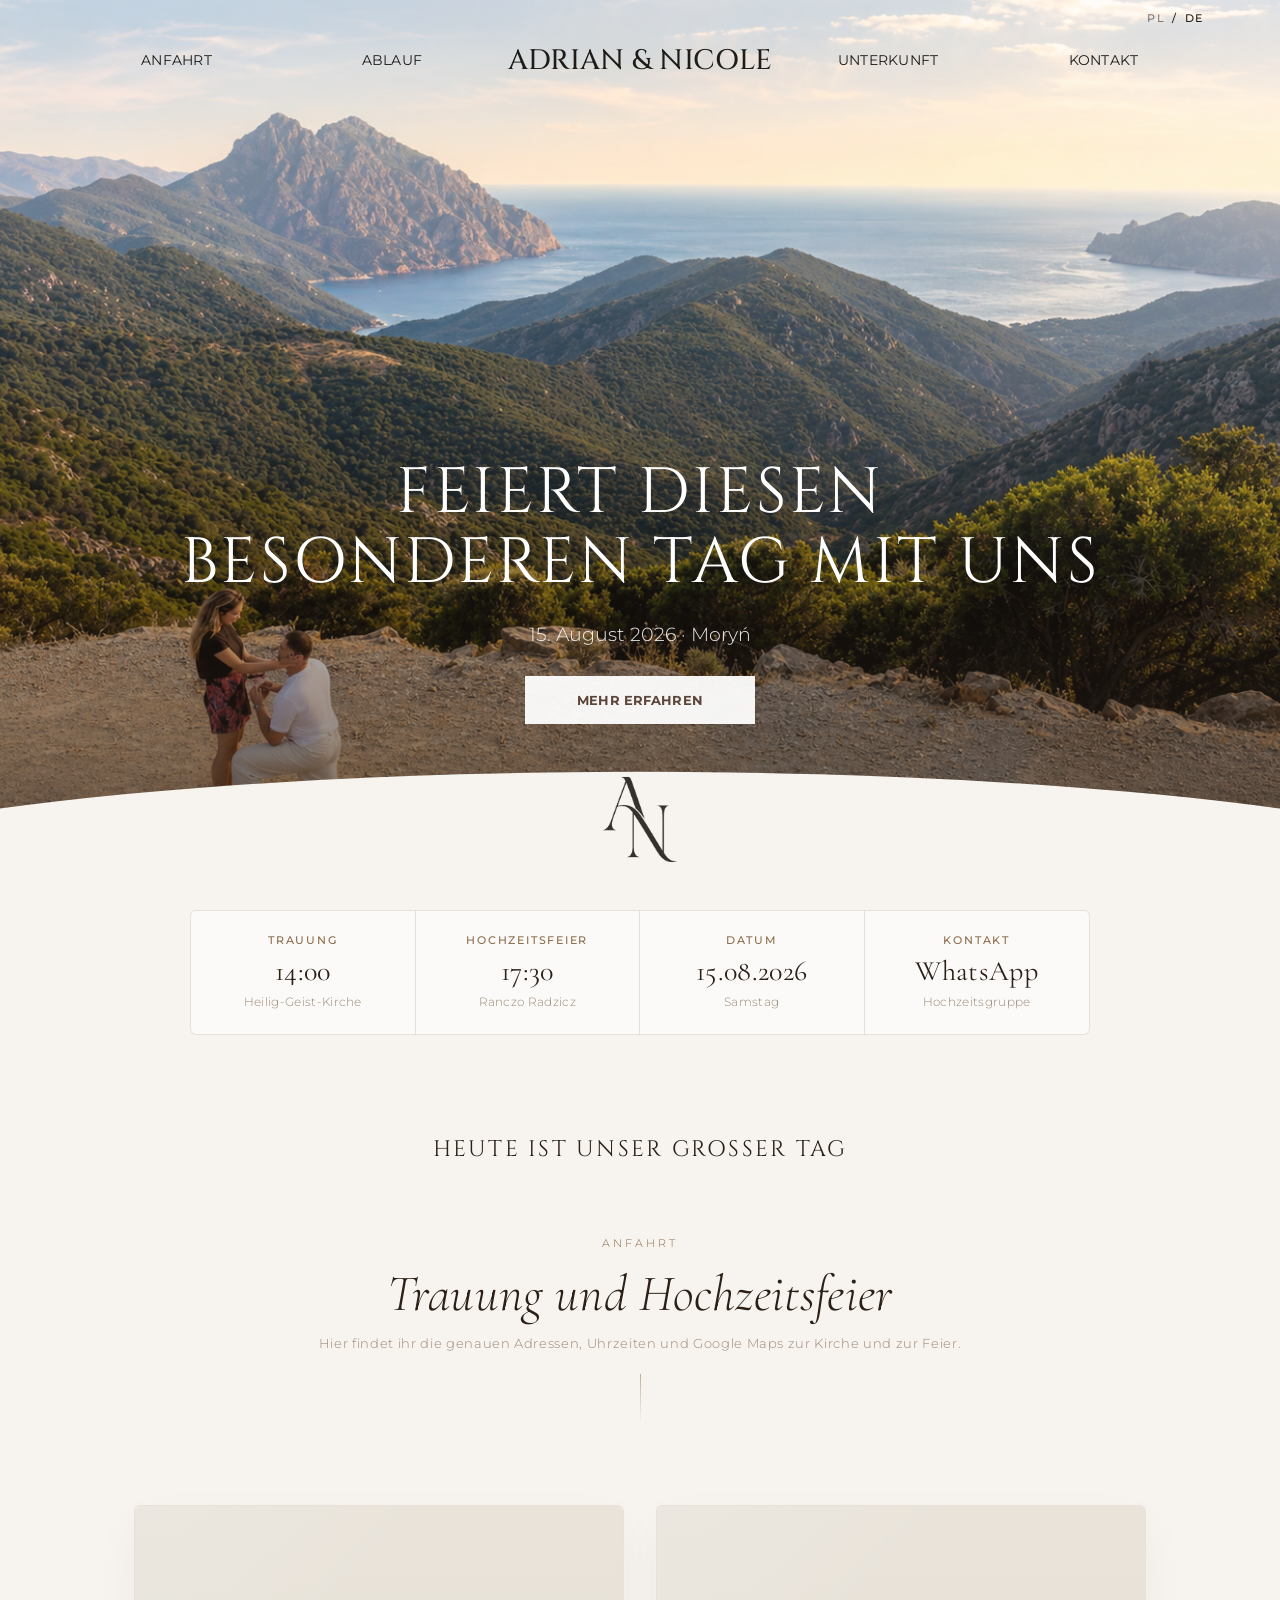
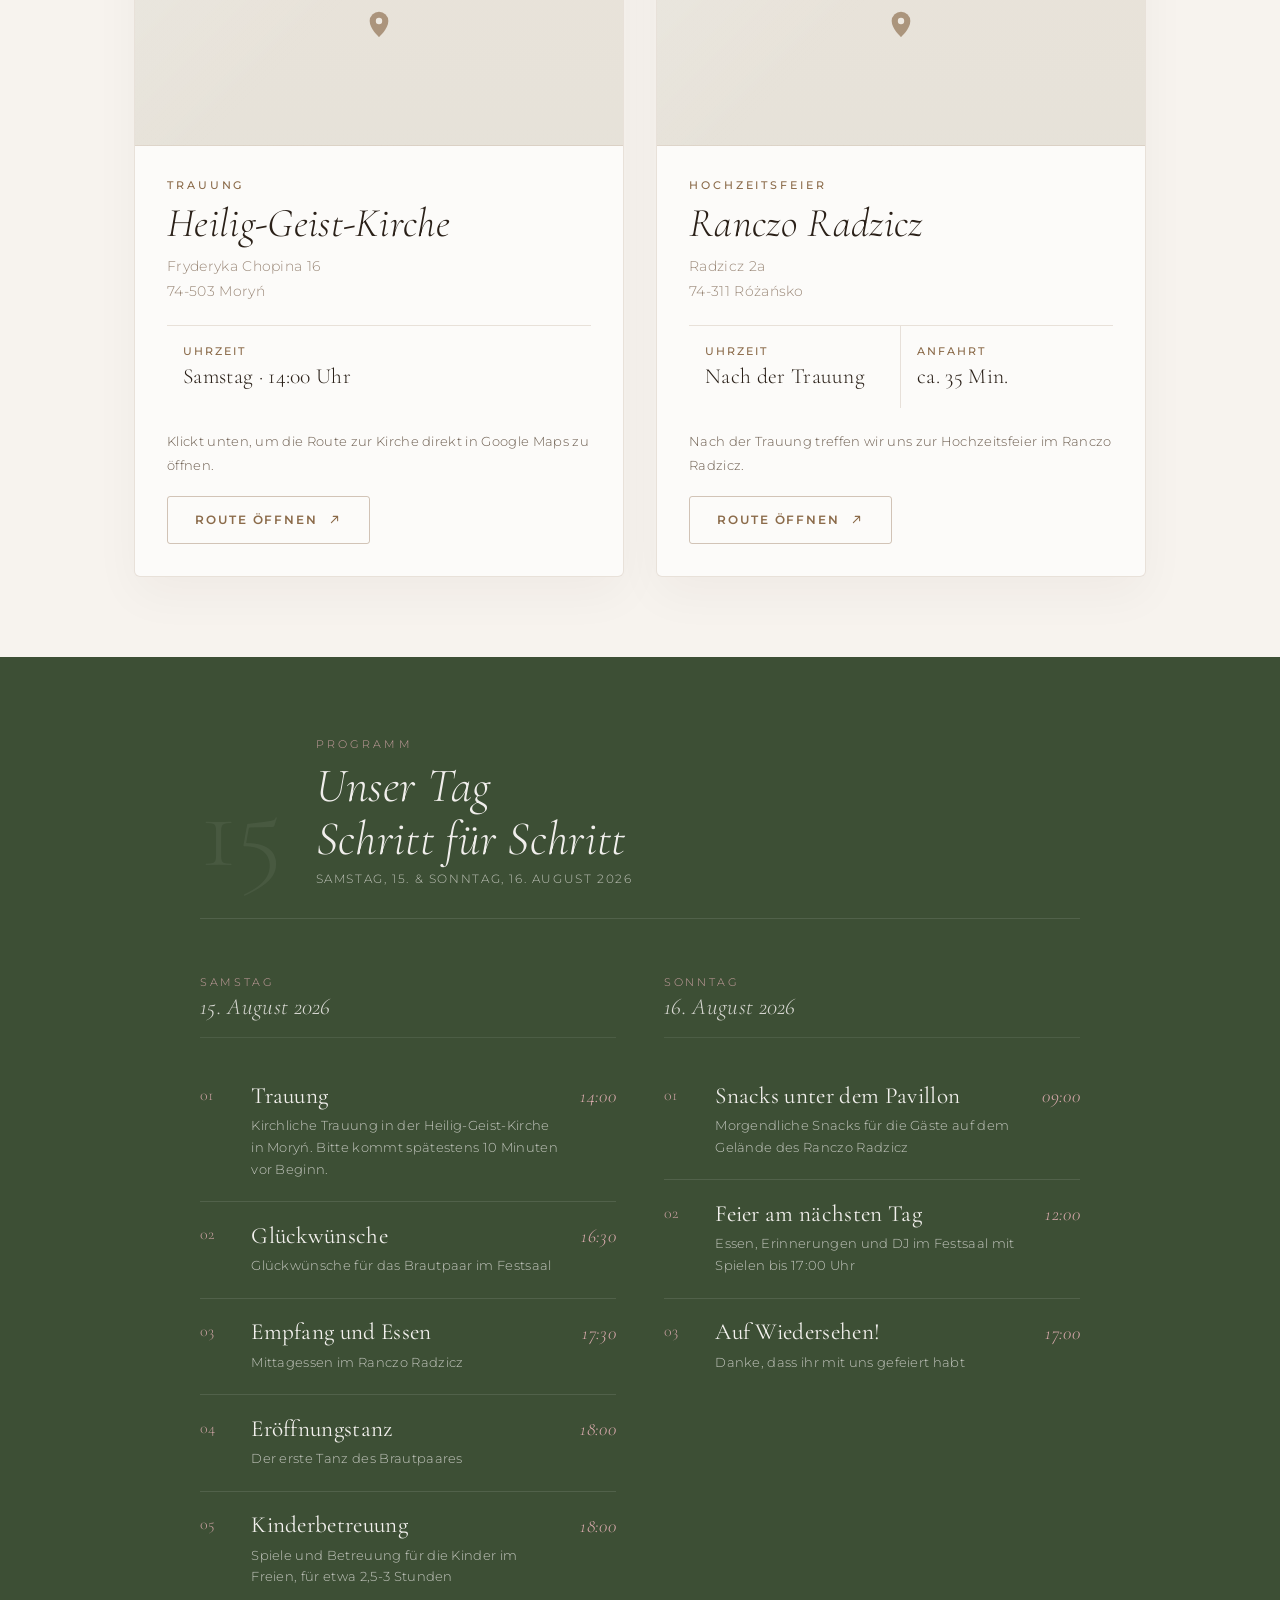
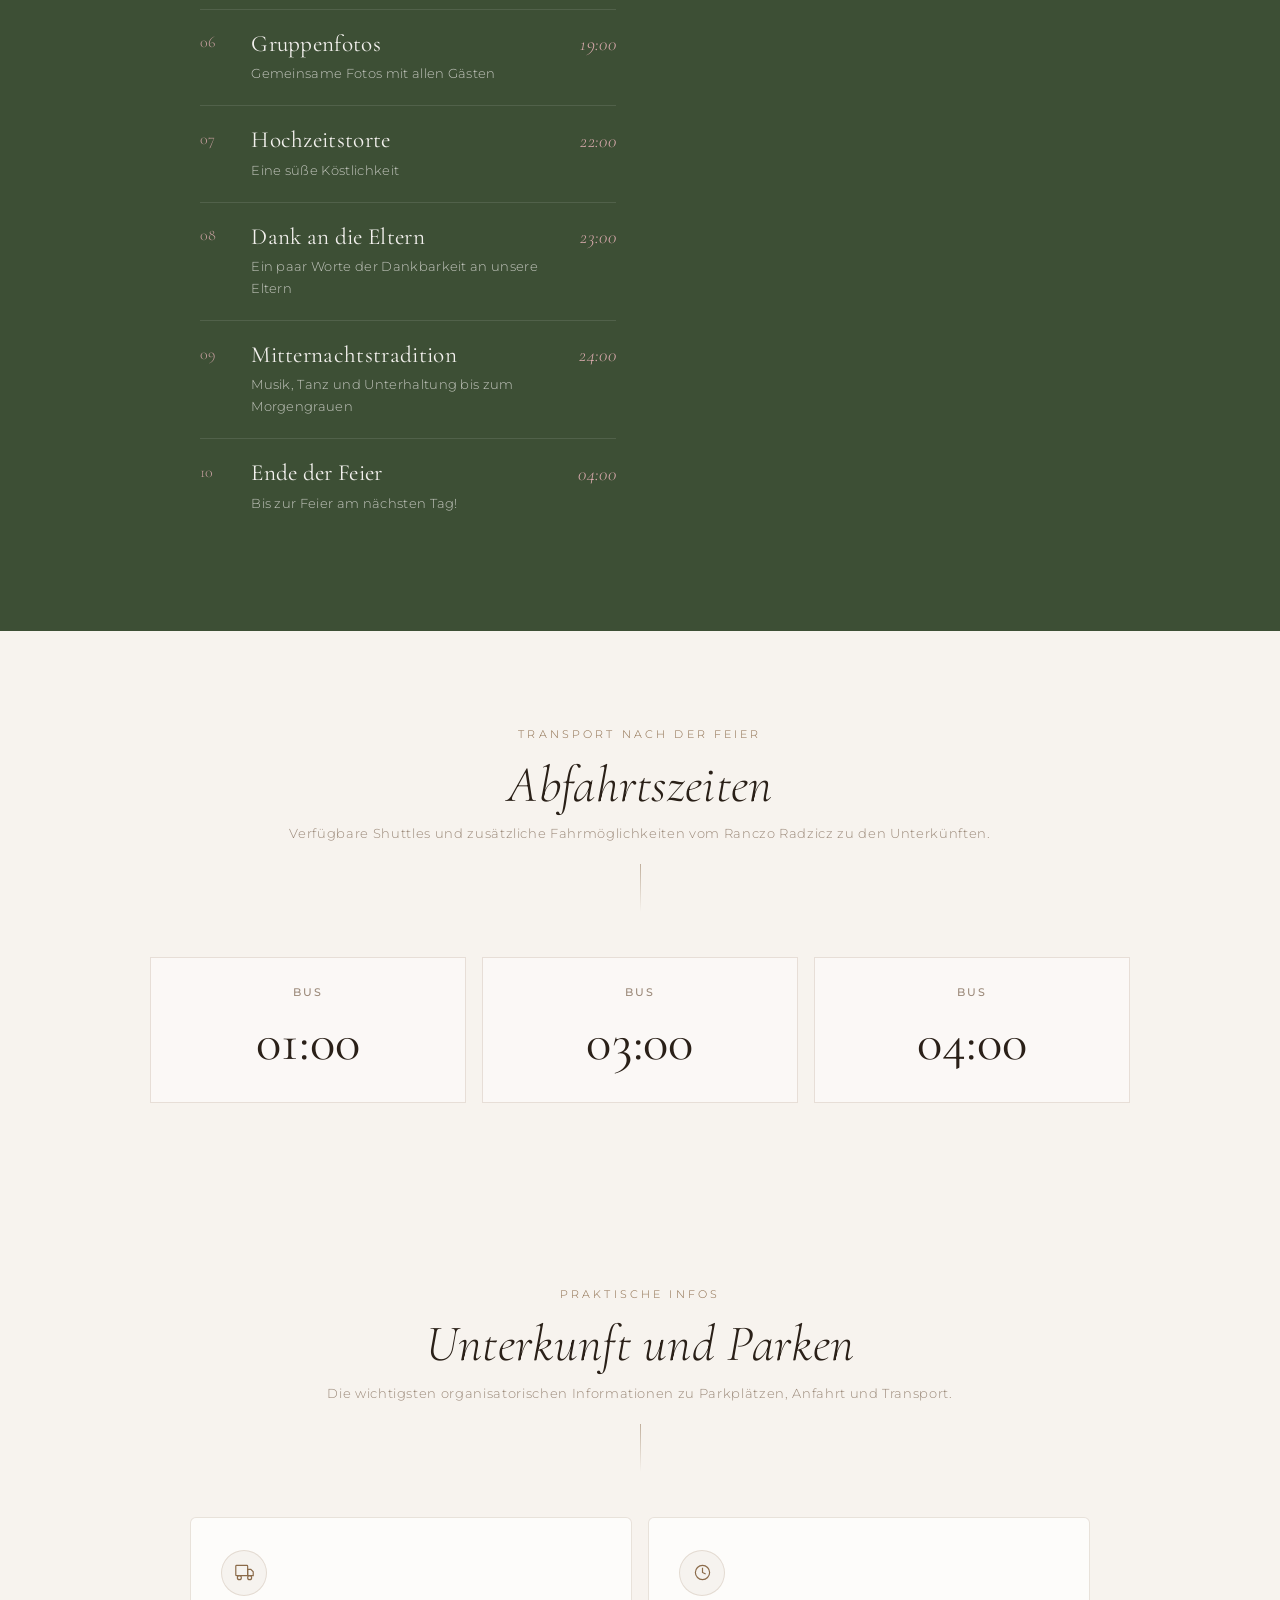
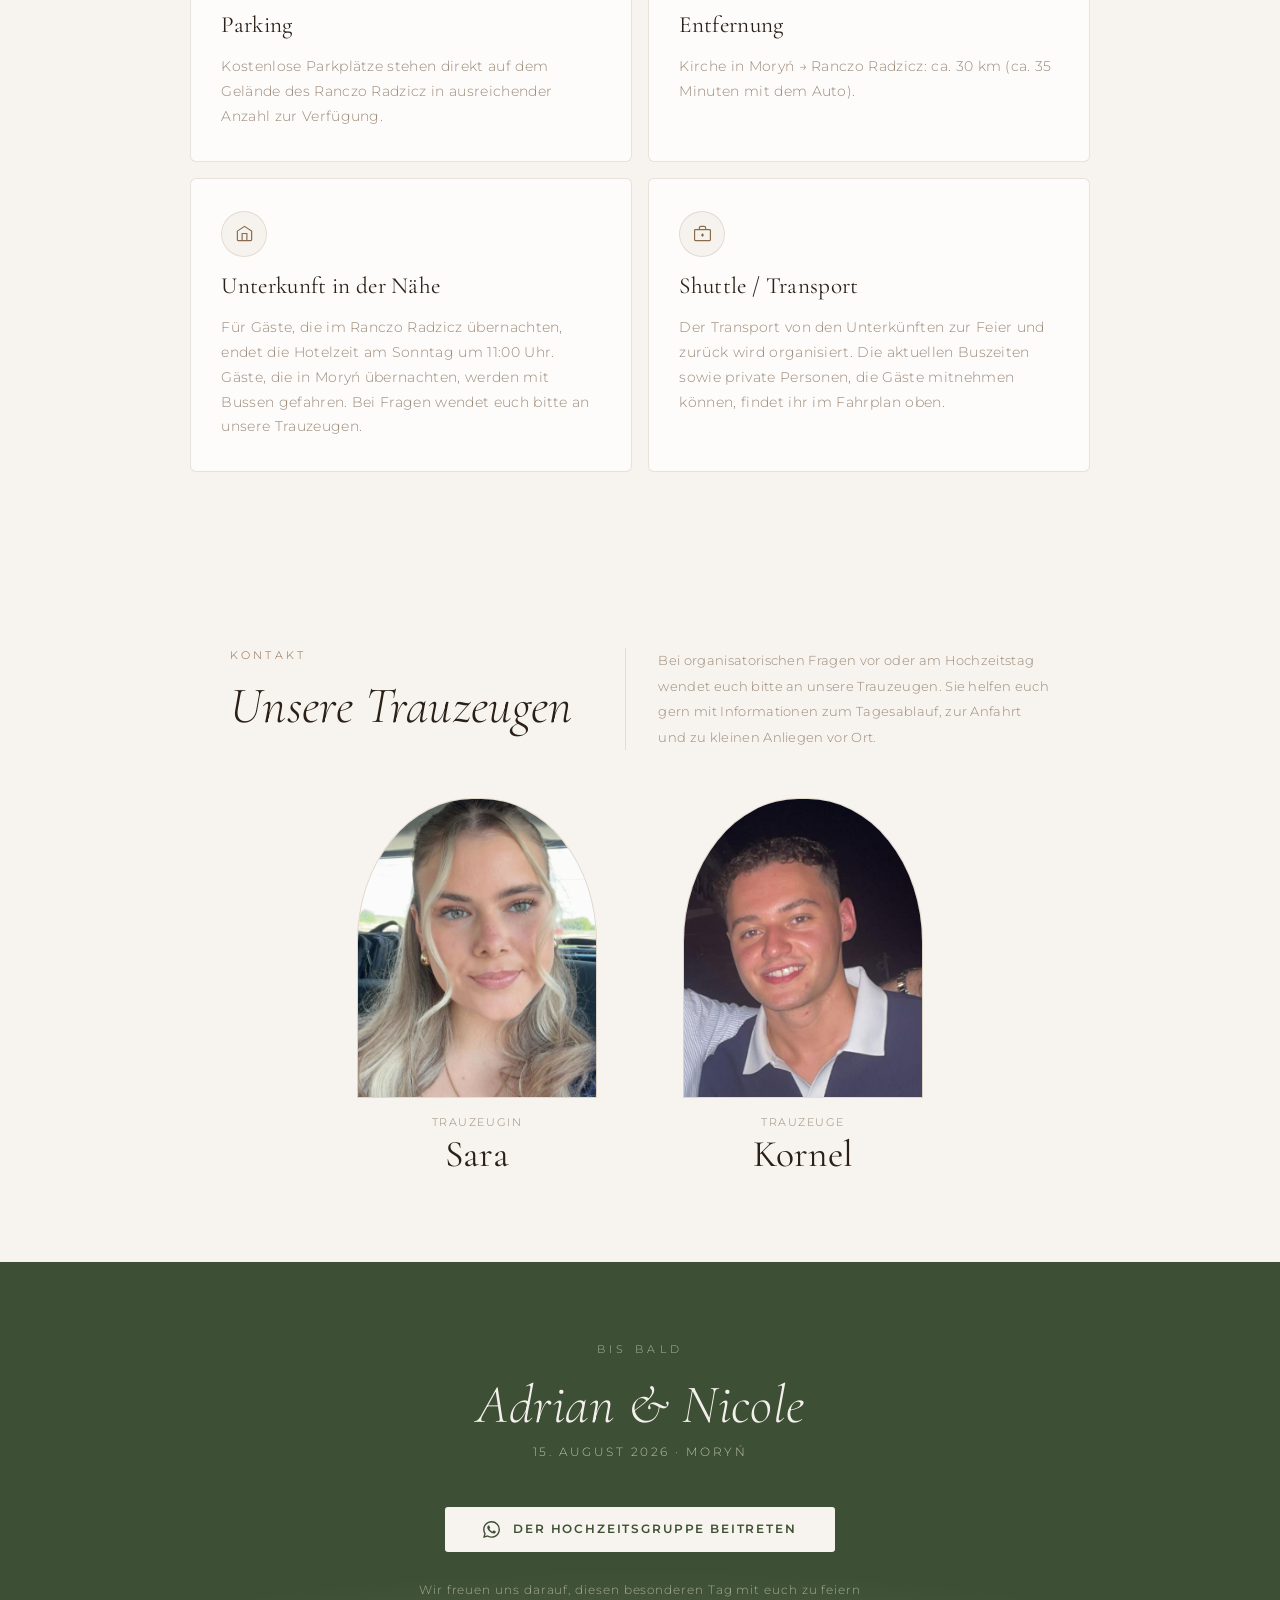
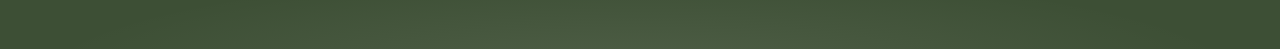
<file: de.html>
<!DOCTYPE html>
<html lang="de">

<head>
  <meta charset="UTF-8" />
  <meta name="viewport" content="width=device-width, initial-scale=1.0" />
  <meta name="description"
    content="Hochzeitswebsite von Adrian und Nicole: Datum, Anfahrt, Tagesablauf, Unterkunft, Parken und Kontakt." />
  <title>Adrian & Nicole · 15.08.2026</title>
  <link rel="alternate" hreflang="pl" href="index.html" />
  <link rel="alternate" hreflang="de" href="de.html" />
  <link rel="preload" as="image" href="hero-corsica.png" />
  <link rel="preconnect" href="https://fonts.googleapis.com" />
  <link rel="preconnect" href="https://fonts.gstatic.com" crossorigin />
  <link
    href="https://fonts.googleapis.com/css2?family=Cormorant+Garamond:ital,wght@0,300;0,400;0,600;1,300;1,400;1,600&family=Cinzel:wght@400;500&family=Montserrat:wght@300;400;500&display=swap"
    rel="stylesheet" />
  <link rel="stylesheet" href="schedule.css" />
  <style>
    *,
    *::before,
    *::after {
      box-sizing: border-box;
      margin: 0;
      padding: 0;
    }

    :root {
      --bg: #f7f3ee;
      /* ciepły krem — tło całej strony */
      --bg2: #ede8e0;
      /* nieco ciemniejszy krem dla sekcji */
      --dark: #2a2018;
      /* głęboka czekolada — tekst */
      --mid: #6b5c4e;
      /* średni brąz — podtytuły */
      --muted: #9a8878;
      /* jasny brąz — opisy */
      --accent: #8b6b4a;
      /* ciepły brąz — przyciski, akcenty */
      --pink: #c4848a;
      /* blush różowy */
      --green: #3d4f35;
      /* zieleń sekcji */
      --border: rgba(139, 107, 74, 0.18);
      --white: #ffffff;
    }

    html {
      scroll-behavior: smooth;
    }

    body {
      font-family: 'Montserrat', sans-serif;
      font-weight: 300;
      background: var(--bg);
      color: var(--dark);
      letter-spacing: 0.02em;
    }

    /* ════════════════════════════════
       HERO — DreamDay style
    ════════════════════════════════ */
    .hero {
      position: relative;
      width: 100%;
      height: 100vh;
      min-height: 720px;
      margin: 0;
      overflow: hidden;
      display: flex;
      flex-direction: column;
      justify-content: flex-end;
      background: #efecea;
    }

    /* photo background */
    .hero-photo {
      position: absolute;
      inset: 0;
      background-color: #d9d2c8;
      background-image: url('hero-corsica.png');
      background-size: cover;
      background-position: 50% 42%;
      transform: scale(1.01);
    }

    /* dark gradient only at bottom for text legibility */
    .hero-photo::after {
      content: '';
      position: absolute;
      inset: 0;
      background: linear-gradient(to bottom,
          rgba(255, 255, 255, 0.58) 0%,
          rgba(255, 255, 255, 0.12) 36%,
          rgba(49, 37, 28, 0.34) 68%,
          rgba(49, 37, 28, 0.74) 100%);
    }

    .hero-nav {
      position: absolute;
      top: 0;
      left: 0;
      right: 0;
      z-index: 5;
      display: grid;
      grid-template-columns: 1fr 1fr auto 1fr 1fr;
      align-items: center;
      gap: 1rem;
      padding: 2.6rem clamp(1.25rem, 6vw, 7rem) 0;
      color: #1e1c18;
    }

    .hero-nav a {
      color: inherit;
      font-size: 0.88rem;
      font-weight: 400;
      text-align: center;
      text-decoration: none;
      text-transform: uppercase;
      letter-spacing: 0.02em;
      transition: opacity 0.2s ease;
    }

    .hero-nav a:hover {
      opacity: 0.6;
    }

    .hero-brand {
      font-family: 'Cinzel', serif;
      font-size: clamp(1.45rem, 2.2vw, 2rem);
      font-weight: 500;
      color: inherit;
      text-align: center;
      text-transform: uppercase;
      white-space: nowrap;
    }

    .mobile-menu-toggle,
    .mobile-menu {
      display: none;
    }

    .language-switch {
      position: absolute;
      top: 0.75rem;
      right: clamp(1.25rem, 6vw, 7rem);
      z-index: 6;
      display: flex;
      align-items: center;
      gap: 0.45rem;
      color: #1e1c18;
      font-size: 0.66rem;
      font-weight: 500;
      letter-spacing: 0.12em;
    }

    .language-switch a {
      color: inherit;
      text-decoration: none;
      opacity: 0.55;
      transition: opacity 0.2s ease;
    }

    .language-switch a:hover,
    .language-switch a[aria-current="page"] {
      opacity: 1;
    }

    /* text block */
    .hero-body {
      position: relative;
      z-index: 2;
      text-align: center;
      width: min(100%, 1120px);
      margin: 0 auto;
      padding: 0 1.5rem clamp(11rem, 18vh, 15rem);
    }

    .hero-title {
      font-family: 'Cinzel', serif;
      font-size: clamp(2.35rem, 5vw, 4.9rem);
      font-weight: 400;
      color: #fff;
      letter-spacing: 0.04em;
      line-height: 1.08;
      text-transform: uppercase;
      margin-bottom: 1.5rem;
      margin-left: auto;
      margin-right: auto;
      max-width: 980px;
      text-wrap: balance;
      text-shadow: 0 2px 24px rgba(0, 0, 0, 0.16);
    }

    .hero-sub {
      font-size: clamp(0.95rem, 1.5vw, 1.24rem);
      font-weight: 300;
      letter-spacing: 0;
      color: rgba(255, 255, 255, 0.90);
      margin-bottom: 1.9rem;
    }

    /* CTA button */
    .hero-cta {
      display: inline-flex;
      align-items: center;
      justify-content: center;
      min-width: 230px;
      min-height: 48px;
      padding: 0.85rem 2.35rem;
      border: 0;
      color: #5b4539;
      font-family: 'Montserrat', sans-serif;
      font-size: 0.82rem;
      font-weight: 700;
      letter-spacing: 0.01em;
      text-transform: uppercase;
      text-decoration: none;
      cursor: pointer;
      background: rgba(255, 255, 255, 0.94);
      transition: transform 0.25s, background 0.25s;
    }

    .hero-cta:hover {
      background: #fff;
      transform: translateY(-2px);
    }

    /* countdown inside hero */
    .hero-countdown {
      display: none;
      justify-content: center;
      gap: 2rem;
      margin-bottom: 2rem;
    }

    .hcd-item {
      display: flex;
      flex-direction: column;
      align-items: center;
    }

    .hcd-num {
      font-family: 'Cinzel', serif;
      font-size: 2.2rem;
      font-weight: 400;
      color: #fff;
      line-height: 1;
    }

    .hcd-lbl {
      font-size: 0.45rem;
      letter-spacing: 0.25em;
      text-transform: uppercase;
      color: rgba(255, 255, 255, 0.6);
      margin-top: 0.3rem;
    }

    .hcd-sep {
      font-size: 1.5rem;
      color: rgba(255, 255, 255, 0.25);
      align-self: flex-start;
      margin-top: 0.6rem;
    }

    /* white arch at bottom */
    .hero-arch {
      position: absolute;
      bottom: -2px;
      left: 0;
      right: 0;
      z-index: 3;
      line-height: 0;
      height: clamp(116px, 11vw, 165px);
    }

    .hero-arch svg {
      display: block;
      width: 100%;
      height: 100%;
    }

    /* monogram below arch */
    .hero-ornament {
      position: relative;
      z-index: 4;
      text-align: center;
      width: min(100% - 2rem, 1480px);
      margin: -7.9rem auto 0;
      padding-bottom: 2rem;
      background: transparent;
    }

    .hero-ornament img {
      display: block;
      width: clamp(70px, 6.2vw, 96px);
      height: auto;
      margin: 0 auto;
      opacity: 0.9;
    }

    .quick-section {
      background: var(--bg);
      padding: 0.8rem 1.5rem clamp(2.5rem, 5vw, 3.5rem);
    }

    .quick-grid {
      width: min(100%, 900px);
      margin: 0 auto;
      display: grid;
      grid-template-columns: repeat(4, 1fr);
      border: 1px solid var(--border);
      border-radius: 6px;
      background: rgba(255, 255, 255, 0.58);
      overflow: hidden;
    }

    .quick-item {
      min-height: 112px;
      padding: 1.4rem 1.1rem;
      display: flex;
      flex-direction: column;
      justify-content: center;
      text-align: center;
      text-decoration: none;
      color: var(--dark);
      border-right: 1px solid var(--border);
      transition: background 0.2s ease, color 0.2s ease;
    }

    .quick-item:last-child {
      border-right: 0;
    }

    .quick-item:hover {
      background: rgba(139, 107, 74, 0.07);
      color: var(--accent);
    }

    .quick-label {
      display: block;
      margin-bottom: 0.55rem;
      color: var(--accent);
      font-size: 0.7rem;
      font-weight: 500;
      letter-spacing: 0.16em;
      text-transform: uppercase;
    }

    .quick-value {
      display: block;
      font-family: 'Cormorant Garamond', serif;
      font-size: clamp(1.35rem, 2.2vw, 1.8rem);
      font-weight: 400;
      line-height: 1.12;
    }

    .quick-note {
      display: block;
      margin-top: 0.35rem;
      color: var(--muted);
      font-size: 0.78rem;
      line-height: 1.5;
    }

    .countdown-section {
      background: var(--bg);
      color: var(--dark);
      padding: clamp(1.9rem, 4vw, 2.7rem) 1.5rem clamp(2.3rem, 5vw, 3.3rem);
    }

    .countdown-grid {
      width: min(100%, 640px);
      margin: 0 auto;
      display: grid;
      grid-template-columns: repeat(4, 1fr);
      gap: clamp(1rem, 5vw, 3rem);
      text-align: center;
    }

    .countdown-item {
      position: relative;
    }

    .countdown-item+.countdown-item::before {
      content: '';
      position: absolute;
      left: calc(clamp(1rem, 5vw, 3rem) / -2);
      top: 0.25rem;
      bottom: 0.15rem;
      width: 1px;
      background: linear-gradient(180deg, transparent, rgba(139, 107, 74, 0.28), transparent);
    }

    .countdown-num {
      display: block;
      font-family: 'Cormorant Garamond', serif;
      font-size: clamp(2.4rem, 6vw, 4rem);
      font-weight: 400;
      line-height: 0.9;
      color: var(--dark);
      font-variant-numeric: tabular-nums;
    }

    .countdown-label {
      display: block;
      margin-top: 0.8rem;
      color: var(--accent);
      font-size: 0.7rem;
      font-weight: 500;
      letter-spacing: 0.24em;
      text-transform: uppercase;
    }

    .ceremony-section {
      background: var(--bg);
      padding: 0 1.5rem 5rem;
      display: grid;
      grid-template-columns: repeat(2, minmax(0, 1fr));
      gap: clamp(1.4rem, 3vw, 2rem);
      max-width: 1060px;
      margin: 0 auto;
    }

    .route-heading {
      background: var(--bg);
      padding: 1.2rem 1.5rem 2.4rem;
    }

    .route-heading-inner {
      max-width: 760px;
      margin: 0 auto;
      text-align: center;
    }

    .ceremony-card {
      width: 100%;
      margin: 0;
      padding: 0;
      background: rgba(255, 255, 255, 0.64);
      border: 1px solid var(--border);
      border-radius: 6px;
      text-align: left;
      box-shadow: 0 18px 48px rgba(42, 32, 24, 0.04);
      scroll-margin-top: 1.4rem;
      overflow: hidden;
    }

    .ceremony-card+.ceremony-card {
      margin-top: 0;
    }

    .ceremony-map-preview {
      position: relative;
      min-height: clamp(180px, 21vw, 240px);
      display: grid;
      place-items: center;
      overflow: hidden;
      background:
        linear-gradient(135deg, rgba(255, 255, 255, 0.20), transparent 42%),
        var(--bg2);
      border-bottom: 1px solid var(--border);
      color: var(--accent);
    }

    .ceremony-map-preview iframe {
      position: absolute;
      inset: 0;
      width: 100%;
      height: 100%;
      border: 0;
      filter: saturate(1.18) contrast(1.06) brightness(0.98);
      opacity: 0.96;
    }

    .ceremony-map-preview::after {
      content: '';
      position: absolute;
      inset: 0;
      background:
        linear-gradient(0deg, rgba(61, 79, 53, 0.04), rgba(139, 107, 74, 0.04)),
        rgba(247, 243, 238, 0.02);
      pointer-events: none;
    }

    .ceremony-map-cover {
      position: absolute;
      inset: 0;
      z-index: 2;
      display: grid;
      place-items: center;
      color: var(--accent);
      text-decoration: none;
      transition: background 0.25s ease, color 0.25s ease;
    }

    .ceremony-map-cover:hover {
      background: rgba(247, 243, 238, 0.08);
      color: var(--dark);
    }

    .ceremony-map-pin {
      width: 42px;
      height: 42px;
      display: grid;
      place-items: center;
      color: rgba(139, 107, 74, 0.74);
    }

    .ceremony-map-pin svg {
      width: 32px;
      height: 32px;
    }

    .ceremony-content {
      padding: clamp(1.5rem, 3vw, 2rem);
    }

    .ceremony-kicker {
      margin-bottom: 0.65rem;
      color: var(--accent);
      font-size: 0.7rem;
      font-weight: 500;
      letter-spacing: 0.26em;
      text-transform: uppercase;
    }

    .ceremony-title {
      font-family: 'Cormorant Garamond', serif;
      font-size: clamp(1.9rem, 3.4vw, 2.55rem);
      font-weight: 300;
      font-style: italic;
      color: var(--dark);
      line-height: 1.05;
      margin-bottom: 0.55rem;
    }

    .ceremony-sub {
      color: var(--muted);
      font-size: 0.86rem;
      line-height: 1.8;
      margin-bottom: 1.35rem;
    }

    .ceremony-details {
      display: grid;
      grid-template-columns: repeat(auto-fit, minmax(140px, 1fr));
      gap: 0;
      margin: 0 auto 1.35rem;
      border-top: 1px solid var(--border);
    }

    .ceremony-detail {
      padding: 1.15rem 1rem;
    }

    .ceremony-detail:first-child {
      border-right: 1px solid var(--border);
    }

    .ceremony-detail:only-child {
      border-right: 0;
    }

    .ceremony-label {
      display: block;
      margin-bottom: 0.35rem;
      color: var(--accent);
      font-size: 0.7rem;
      font-weight: 500;
      letter-spacing: 0.18em;
      text-transform: uppercase;
    }

    .ceremony-value {
      display: block;
      color: var(--dark);
      font-family: 'Cormorant Garamond', serif;
      font-size: 1.35rem;
      line-height: 1.2;
    }

    .ceremony-route {
      margin-bottom: 1.15rem;
      color: var(--mid);
      font-size: 0.82rem;
      line-height: 1.8;
    }

    .ceremony-map {
      display: none;
    }

    .ceremony-map-link {
      display: inline-flex;
      align-items: center;
      justify-content: center;
      gap: 0.55rem;
      min-height: 48px;
      padding: 0.85rem 1.7rem;
      background: transparent;
      color: var(--accent);
      border: 1px solid rgba(139, 107, 74, 0.38);
      border-radius: 3px;
      font-size: 0.74rem;
      font-weight: 600;
      letter-spacing: 0.16em;
      text-decoration: none;
      text-transform: uppercase;
      transition: transform 0.25s, background 0.25s;
    }

    .ceremony-map-link:hover {
      background: rgba(139, 107, 74, 0.08);
      color: var(--dark);
      transform: translateY(-2px);
    }

    .ceremony-map-link svg {
      width: 15px;
      height: 15px;
    }

    .ceremony-map-link--secondary {
      background: transparent;
      color: var(--accent);
      border: 1px solid rgba(139, 107, 74, 0.38);
    }

    .ceremony-map-link--secondary:hover {
      background: rgba(139, 107, 74, 0.08);
      color: var(--dark);
    }

    /* ════════════════════════════════
       SHARED
    ════════════════════════════════ */
    .section {
      padding: 5rem 2rem;
      max-width: 800px;
      margin: 0 auto;
    }

    .section--wide {
      max-width: 1000px;
    }

    .s-eye {
      font-size: 0.7rem;
      letter-spacing: 0.28em;
      text-transform: uppercase;
      color: var(--accent);
      text-align: center;
      margin-bottom: 0.8rem;
    }

    .s-title {
      font-family: 'Cormorant Garamond', serif;
      font-size: clamp(2rem, 5vw, 3.2rem);
      font-weight: 300;
      font-style: italic;
      color: var(--dark);
      text-align: center;
      margin-bottom: 0.4rem;
    }

    .s-sub {
      font-size: 0.82rem;
      color: var(--muted);
      text-align: center;
      letter-spacing: 0.05em;
      line-height: 1.75;
      margin-bottom: 0.5rem;
    }

    .s-rule {
      width: 1px;
      height: 48px;
      background: linear-gradient(180deg, var(--accent), transparent);
      margin: 1.2rem auto 2.8rem;
      opacity: 0.5;
    }

    .s-sep {
      border: none;
      height: 1px;
      background: var(--border);
      max-width: 100%;
    }

    /* ════════════════════════════════
       PLAN DNIA — green bg, DreamDay style
    ════════════════════════════════ */
    /* ── PROGRAM DNIA — Styl 4 (numerowany) ── */
    .plan-section {
      background: var(--green);
      padding: 5rem 2rem 6rem;
    }

    .plan-inner {
      max-width: 880px;
      margin: 0 auto;
    }

    /* nagłówek z watermarkiem */
    .plan-header {
      display: flex;
      align-items: flex-end;
      gap: 2rem;
      padding-bottom: 2rem;
      margin-bottom: 3.5rem;
      border-bottom: 1px solid rgba(255, 255, 255, 0.1);
    }

    .plan-watermark {
      font-family: 'Cormorant Garamond', serif;
      font-size: 7rem;
      font-weight: 300;
      color: rgba(255, 255, 255, 0.06);
      line-height: 1;
      flex-shrink: 0;
      user-select: none;
      pointer-events: none;
    }

    .plan-htxt {}

    .plan-eye {
      font-size: 0.7rem;
      letter-spacing: 0.28em;
      text-transform: uppercase;
      color: rgba(232, 178, 184, 0.82);
      margin-bottom: 0.6rem;
    }

    .plan-title {
      font-family: 'Cormorant Garamond', serif;
      font-size: clamp(2rem, 5vw, 3rem);
      font-weight: 300;
      font-style: italic;
      color: rgba(250, 247, 245, 0.95);
      line-height: 1.1;
      margin-bottom: 0.4rem;
    }

    .plan-sub {
      font-size: 0.72rem;
      color: rgba(250, 247, 245, 0.68);
      letter-spacing: 0.14em;
      text-transform: uppercase;
    }

    /* siatka dni */
    .plan-days {
      display: grid;
      grid-template-columns: 1fr 1fr;
      gap: 3rem;
    }

    .plan-day-head {
      font-size: 0.7rem;
      letter-spacing: 0.24em;
      text-transform: uppercase;
      color: rgba(232, 178, 184, 0.82);
      margin-bottom: 0.25rem;
    }

    .plan-day-date {
      font-family: 'Cormorant Garamond', serif;
      font-style: italic;
      font-size: 1.45rem;
      color: rgba(250, 247, 245, 0.82);
      margin-bottom: 1.5rem;
      padding-bottom: 1rem;
      border-bottom: 1px solid rgba(255, 255, 255, 0.08);
    }

    /* lista pozycji */
    .pt-list {
      display: flex;
      flex-direction: column;
    }

    .pt-item {
      display: grid;
      grid-template-columns: 32px 1fr auto;
      align-items: start;
      gap: 0 1.2rem;
      padding: 1.3rem 0;
      border-bottom: 1px solid rgba(255, 255, 255, 0.10);
    }

    .pt-item:last-child {
      border-bottom: none;
    }

    .pt-idx {
      font-family: 'Cormorant Garamond', serif;
      font-size: 1rem;
      color: rgba(232, 178, 184, 0.78);
      padding-top: 0.1rem;
      font-weight: 300;
    }

    .pt-body {}

    .pt-name {
      display: block;
      font-family: 'Cormorant Garamond', serif;
      font-size: 1.45rem;
      font-weight: 400;
      color: rgba(250, 247, 245, 0.96);
      margin-bottom: 0.28rem;
      line-height: 1.2;
    }

    .pt-desc {
      display: block;
      font-size: 0.82rem;
      color: rgba(250, 247, 245, 0.72);
      line-height: 1.65;
      margin-top: 0;
    }

    .pt-body {
      display: flex;
      flex-direction: column;
    }

    .pt-time {
      font-family: 'Cormorant Garamond', serif;
      font-style: italic;
      font-size: 1.2rem;
      color: rgba(232, 178, 184, 0.9);
      white-space: nowrap;
      padding-top: 0.08rem;
    }

    @media (max-width: 600px) {
      .plan-days {
        grid-template-columns: 1fr;
        gap: 2.8rem;
      }

      .plan-header {
        flex-direction: column;
        align-items: flex-start;
        gap: 0.5rem;
      }

      .plan-watermark {
        display: none;
      }

      .plan-title {
        font-size: 2.35rem;
      }

      .plan-sub {
        font-size: 0.72rem;
        line-height: 1.6;
      }

      .plan-day-date {
        font-size: 1.35rem;
      }

      .pt-item {
        grid-template-columns: 30px 1fr;
        gap: 0 0.9rem;
        padding: 1.2rem 0;
      }

      .pt-time {
        grid-column: 2;
        margin-top: 0.4rem;
        font-size: 1.05rem;
      }

      .pt-name {
        font-size: 1.34rem;
      }

      .pt-desc {
        font-size: 0.8rem;
      }
    }

    /* ════════════════════════════════
       NOCLEG & DOJAZD — cream bg
    ════════════════════════════════ */
    /* ── NOCLEG & DOJAZD — Styl A ── */
    .info-section {
      background: var(--bg);
      padding: 5.5rem 2rem;
    }

    .info-inner {
      max-width: 900px;
      margin: 0 auto;
    }

    .info-grid {
      display: grid;
      grid-template-columns: 1fr 1fr;
      gap: 1rem;
      margin-top: 0;
    }

    .info-card {
      background: rgba(255, 255, 255, 0.72);
      border: 1px solid var(--border);
      border-radius: 6px;
      padding: 2rem 1.9rem;
      display: flex;
      flex-direction: column;
      gap: 1rem;
    }

    .info-icon-wrap {
      width: 46px;
      height: 46px;
      border: 1px solid var(--border);
      border-radius: 50%;
      display: flex;
      align-items: center;
      justify-content: center;
      color: var(--accent);
      background: rgba(139, 107, 74, 0.06);
      flex-shrink: 0;
    }

    .info-icon-wrap svg {
      width: 19px;
      height: 19px;
    }

    .info-title {
      font-family: 'Cormorant Garamond', serif;
      font-size: 1.45rem;
      font-weight: 400;
      color: var(--dark);
      line-height: 1.15;
    }

    .info-text {
      font-size: 0.86rem;
      color: var(--muted);
      line-height: 1.8;
    }

    /* ════════════════════════════════
       SWIADKOWIE
    ════════════════════════════════ */
    .witness-section {
      background: var(--bg);
      padding: 5.5rem 2rem;
    }

    .witness-inner {
      max-width: 820px;
      margin: 0 auto;
    }

    .witness-head {
      display: grid;
      grid-template-columns: minmax(220px, 0.9fr) minmax(280px, 1.1fr);
      gap: 3rem;
      align-items: start;
      margin-bottom: 3rem;
    }

    .witness-copy {
      border-left: 1px solid var(--border);
      padding-left: 2rem;
      color: var(--muted);
      font-size: 0.84rem;
      line-height: 1.9;
    }

    .witness-head .s-eye,
    .witness-head .s-title {
      text-align: left;
    }

    .witness-grid {
      display: grid;
      grid-template-columns: repeat(2, minmax(0, 1fr));
      gap: clamp(1.2rem, 3vw, 2rem);
      max-width: 620px;
      margin: 0 auto;
    }

    .witness-card {
      text-align: center;
    }

    .witness-photo {
      width: min(100%, 240px);
      aspect-ratio: 4 / 5;
      margin: 0 auto 1.05rem;
      display: grid;
      place-items: center;
      overflow: hidden;
      background:
        radial-gradient(ellipse at 50% 28%, rgba(255, 255, 255, 0.86), rgba(237, 232, 224, 0.92)),
        var(--bg2);
      border: 1px solid var(--border);
      border-radius: 48% 48% 0 0;
    }

    .witness-photo img {
      width: 100%;
      height: 100%;
      object-fit: var(--witness-fit, cover);
      object-position: center;
      transform: translate(var(--witness-shift-x, 0), var(--witness-shift-y, 0)) scale(var(--witness-scale, 1));
      display: block;
    }

    .witness-photo img.witness-sara {
      --witness-fit: cover;
      --witness-scale: 1;
    }

    .witness-photo img.witness-kornel {
      --witness-fit: cover;
      --witness-shift-y: -9%;
      --witness-scale: 1.3;
    }

    .witness-photo img+.witness-placeholder {
      display: none;
    }

    .witness-placeholder {
      width: 54px;
      height: 54px;
      display: grid;
      place-items: center;
      border-radius: 50%;
      color: rgba(139, 107, 74, 0.45);
      border: 1px solid rgba(139, 107, 74, 0.22);
    }

    .witness-placeholder svg {
      width: 25px;
      height: 25px;
    }

    .witness-role {
      margin-bottom: 0.35rem;
      color: var(--muted);
      font-size: 0.7rem;
      letter-spacing: 0.14em;
      text-transform: uppercase;
    }

    .witness-name {
      font-family: 'Cormorant Garamond', serif;
      font-size: clamp(1.7rem, 3vw, 2.35rem);
      font-weight: 400;
      color: var(--dark);
      line-height: 1.05;
    }

    .witness-contact {
      margin-top: 0.55rem;
      color: var(--accent);
      font-size: 0.78rem;
      letter-spacing: 0.04em;
    }

    /* ════════════════════════════════
       FOOTER
    ════════════════════════════════ */
    footer {
      background: var(--green);
      padding: 5rem 2rem 3rem;
      text-align: center;
      position: relative;
      overflow: hidden;
    }

    footer::before {
      content: '';
      position: absolute;
      inset: 0;
      background: radial-gradient(ellipse 70% 42% at 50% 108%, rgba(247, 243, 238, 0.10) 0%, transparent 68%);
      pointer-events: none;
    }

    .footer-eye {
      position: relative;
      font-size: 0.7rem;
      letter-spacing: 0.38em;
      text-transform: uppercase;
      color: rgba(247, 243, 238, 0.62);
      margin-bottom: 1rem;
    }

    .footer-names {
      position: relative;
      font-family: 'Cormorant Garamond', serif;
      font-size: clamp(2.5rem, 5vw, 3.4rem);
      font-style: italic;
      font-weight: 300;
      color: rgba(247, 243, 238, 0.98);
      margin-bottom: 0.4rem;
    }

    .footer-date {
      position: relative;
      font-size: 0.72rem;
      letter-spacing: 0.22em;
      text-transform: uppercase;
      color: rgba(247, 243, 238, 0.68);
      margin-bottom: 3rem;
    }

    .btn-wa {
      position: relative;
      display: inline-flex;
      align-items: center;
      gap: 0.8rem;
      padding: 0.9rem 2.4rem;
      background: var(--bg);
      color: var(--green);
      border-radius: 3px;
      font-family: 'Montserrat', sans-serif;
      font-size: 0.72rem;
      font-weight: 600;
      letter-spacing: 0.16em;
      text-transform: uppercase;
      text-decoration: none;
      transition: transform 0.25s, background 0.25s, box-shadow 0.25s;
    }

    .btn-wa:hover {
      background: #fff;
      transform: translateY(-2px);
      box-shadow: 0 8px 24px rgba(42, 32, 24, 0.18);
    }

    .btn-wa svg {
      width: 17px;
      height: 17px;
      fill: currentColor;
    }

    .footer-note {
      position: relative;
      margin-top: 1.8rem;
      font-size: 0.72rem;
      color: rgba(247, 243, 238, 0.56);
      letter-spacing: 0.08em;
      line-height: 1.7;
    }

    /* ════════════════════════════════
       RESPONSIVE
    ════════════════════════════════ */
    @media (max-width: 600px) {

      html,
      body {
        width: 100%;
        overflow-x: hidden;
        background: var(--bg);
      }

      .hero {
        width: 100%;
        height: 100vh;
        min-height: 680px;
        margin: 0;
      }

      .hero-photo {
        background-position: 290% 500%;
      }

      .hero-nav {
        grid-template-columns: 44px 1fr 44px;
        padding: 1.25rem 1rem 0;
      }

      .hero-nav a {
        display: none;
      }

      .hero-brand {
        grid-column: 2;
        font-size: clamp(1.08rem, 5vw, 1.28rem);
      }

      .mobile-menu-toggle {
        grid-column: 3;
        display: inline-flex;
        width: 44px;
        height: 44px;
        align-items: center;
        justify-content: center;
        border: 0;
        background: transparent;
        color: #1e1c18;
        cursor: pointer;
      }

      .mobile-menu-toggle span,
      .mobile-menu-toggle::before,
      .mobile-menu-toggle::after {
        content: '';
        display: block;
        width: 22px;
        height: 1px;
        background: currentColor;
        transition: transform 0.2s ease, opacity 0.2s ease;
      }

      .mobile-menu-toggle {
        flex-direction: column;
        gap: 6px;
      }

      .hero.is-menu-open .mobile-menu-toggle::before {
        transform: translateY(7px) rotate(45deg);
      }

      .hero.is-menu-open .mobile-menu-toggle span {
        opacity: 0;
      }

      .hero.is-menu-open .mobile-menu-toggle::after {
        transform: translateY(-7px) rotate(-45deg);
      }

      .mobile-menu {
        position: absolute;
        top: 0;
        left: 0;
        right: 0;
        z-index: 4;
        display: grid;
        gap: 0;
        padding: 5.1rem 1.65rem 1.35rem;
        background: rgba(250, 247, 245, 0.96);
        border-bottom: 1px solid rgba(118, 89, 73, 0.16);
        box-shadow: 0 18px 42px rgba(42, 32, 24, 0.13);
        opacity: 0;
        pointer-events: none;
        transform: translateY(-14px);
        transition: opacity 0.2s ease, transform 0.2s ease;
        backdrop-filter: blur(12px);
      }

      .hero.is-menu-open .mobile-menu {
        opacity: 1;
        pointer-events: auto;
        transform: translateY(0);
      }

      .mobile-menu a {
        display: flex;
        align-items: center;
        justify-content: space-between;
        min-height: 48px;
        padding: 0.95rem 0;
        color: #1e1c18;
        font-size: 0.74rem;
        font-weight: 500;
        letter-spacing: 0.16em;
        text-align: left;
        text-decoration: none;
        text-transform: uppercase;
        border-bottom: 1px solid rgba(118, 89, 73, 0.14);
        transition: background 0.2s ease, color 0.2s ease;
      }

      .mobile-menu a::after {
        content: '';
        width: 22px;
        height: 1px;
        background: rgba(30, 28, 24, 0.35);
      }

      .mobile-menu a:last-child {
        border-bottom: 0;
        color: var(--dark);
      }

      .mobile-menu a:hover {
        color: var(--accent);
      }

      .hero-body {
        padding: 0 1.1rem 11.2rem;
      }

      .hero-title {
        max-width: 360px;
        font-size: clamp(1.75rem, 8.2vw, 2.55rem);
        line-height: 1.12;
      }

      .hero-cta {
        min-width: 190px;
        min-height: 46px;
        font-size: 0.74rem;
      }

      .hero-ornament {
        width: 100%;
        margin-top: -7.3rem;
        padding-bottom: 1.2rem;
      }

      .hero-arch {
        left: -4rem;
        right: -4rem;
        height: 165px;
      }

      .hero-arch svg {
        width: 100%;
      }

      .countdown-section {
        padding: 1.55rem 1rem 2.2rem;
      }

      .quick-section {
        padding: 0.6rem 1rem 2.2rem;
      }

      .quick-grid {
        grid-template-columns: 1fr 1fr;
      }

      .quick-item {
        min-height: 104px;
        padding: 1.15rem 0.8rem;
      }

      .quick-item:nth-child(2) {
        border-right: 0;
      }

      .quick-item:nth-child(-n + 2) {
        border-bottom: 1px solid var(--border);
      }

      .quick-label {
        font-size: 0.62rem;
        letter-spacing: 0.14em;
      }

      .quick-value {
        font-size: 1.42rem;
      }

      .quick-note {
        font-size: 0.74rem;
      }

      .countdown-grid {
        gap: 0.55rem;
      }

      .countdown-item+.countdown-item::before {
        display: none;
      }

      .countdown-num {
        font-size: clamp(2rem, 11vw, 2.8rem);
      }

      .countdown-label {
        margin-top: 0.55rem;
        font-size: 0.64rem;
        letter-spacing: 0.14em;
      }

      .ceremony-section {
        padding: 0 1rem 4rem;
        grid-template-columns: 1fr;
        gap: 1.2rem;
      }

      .ceremony-card {
        padding: 0;
      }

      .ceremony-map-preview {
        min-height: 150px;
      }

      .ceremony-content {
        padding: 1.45rem 1.2rem 1.6rem;
      }

      .ceremony-details {
        grid-template-columns: 1fr;
      }

      .ceremony-detail:first-child {
        border-right: none;
      }

      .ceremony-map-link {
        width: 100%;
      }

      .route-heading {
        padding: 0.8rem 1rem 2rem;
      }

      .info-grid {
        grid-template-columns: 1fr;
      }

      .witness-section {
        padding: 4rem 1.2rem;
      }

      .witness-head {
        grid-template-columns: 1fr;
        gap: 1.2rem;
        margin-bottom: 2.2rem;
        text-align: center;
      }

      .witness-head .s-eye,
      .witness-head .s-title {
        text-align: center;
      }

      .witness-copy {
        border-left: none;
        padding-left: 0;
      }

      .witness-grid {
        grid-template-columns: 1fr;
        gap: 2rem;
        max-width: 270px;
      }

      .hcd-sep {
        display: none;
      }

      .hero-countdown {
        gap: 1rem;
      }
    }
  </style>
</head>

<body>

  <!-- ════════════════════════════════
     HERO
════════════════════════════════ -->
  <div class="hero">
    <div class="hero-photo"></div>

    <div class="language-switch" aria-label="Sprache wählen">
      <a href="index.html" lang="pl">PL</a>
      <span aria-hidden="true">/</span>
      <a href="de.html" lang="de" aria-current="page">DE</a>
    </div>

    <nav class="hero-nav" aria-label="Hauptnavigation">
      <a href="#trasa">Anfahrt</a>
      <a href="#plan">Ablauf</a>
      <div class="hero-brand">Adrian &amp; Nicole</div>
      <a href="#dojazd">Unterkunft</a>
      <a href="#whatsapp">Kontakt</a>
      <button class="mobile-menu-toggle" type="button" aria-label="Menü öffnen" aria-expanded="false">
        <span></span>
      </button>
    </nav>
    <div class="mobile-menu" id="mobile-menu">
      <a href="#trasa">Anfahrt</a>
      <a href="#plan">Ablauf</a>
      <a href="#dojazd">Unterkunft</a>
      <a href="#whatsapp">Kontakt</a>
      <a href="admin.html">Trauzeugenbereich</a>
    </div>

    <div class="hero-body">
      <h1 class="hero-title">Feiert diesen besonderen Tag mit uns</h1>
      <p class="hero-sub">15. August 2026 · Moryń</p>
      <button class="hero-cta" onclick="document.getElementById('trasa').scrollIntoView({behavior:'smooth'})">
        Mehr erfahren
      </button>
    </div>

    <!-- white arch -->
    <div class="hero-arch">
      <svg viewBox="0 0 1440 130" preserveAspectRatio="none" xmlns="http://www.w3.org/2000/svg">
        <ellipse cx="720" cy="132" rx="1040" ry="122" fill="#f7f3ee" />
      </svg>
    </div>
  </div>

  <!-- monogram transition -->
  <div class="hero-ornament">
    <img src="monogram-an.png" alt="Monogramm von Adrian und Nicole" />
  </div>

  <section class="quick-section" aria-label="Die wichtigsten Informationen">
    <div class="quick-grid">
      <a class="quick-item" href="#ceremonia">
        <span class="quick-label">Trauung</span>
        <span class="quick-value" data-schedule-key="sat-ceremony">14:00</span>
        <span class="quick-note">Heilig-Geist-Kirche</span>
      </a>
      <a class="quick-item" href="#przyjecie">
        <span class="quick-label">Hochzeitsfeier</span>
        <span class="quick-value" data-schedule-key="sat-reception">17:30</span>
        <span class="quick-note">Ranczo Radzicz</span>
      </a>
      <a class="quick-item" href="#plan">
        <span class="quick-label">Datum</span>
        <span class="quick-value">15.08.2026</span>
        <span class="quick-note">Samstag</span>
      </a>
      <a class="quick-item" href="#whatsapp">
        <span class="quick-label">Kontakt</span>
        <span class="quick-value">WhatsApp</span>
        <span class="quick-note">Hochzeitsgruppe</span>
      </a>
    </div>
  </section>

  <section class="countdown-section" aria-label="Countdown bis zur Hochzeit">
    <div class="countdown-grid">
      <div class="countdown-item">
        <span class="countdown-num" id="cd-d">--</span>
        <span class="countdown-label">Tage</span>
      </div>
      <div class="countdown-item">
        <span class="countdown-num" id="cd-h">--</span>
        <span class="countdown-label">Stunden</span>
      </div>
      <div class="countdown-item">
        <span class="countdown-num" id="cd-m">--</span>
        <span class="countdown-label">Minuten</span>
      </div>
      <div class="countdown-item">
        <span class="countdown-num" id="cd-s">--</span>
        <span class="countdown-label">Sekunden</span>
      </div>
    </div>
  </section>

  <section class="route-heading" aria-label="Anfahrt">
    <div class="route-heading-inner">
      <p class="s-eye">Anfahrt</p>
      <h2 class="s-title">Trauung und Hochzeitsfeier</h2>
      <p class="s-sub">Hier findet ihr die genauen Adressen, Uhrzeiten und Google Maps zur Kirche und zur Feier.
      </p>
      <div class="s-rule"></div>
    </div>
  </section>

  <section class="ceremony-section" id="trasa">
    <div class="ceremony-card" id="ceremonia">
      <div class="ceremony-map-preview" aria-label="Karte - Heilig-Geist-Kirche">
        <iframe src="https://maps.google.com/maps?q=Fryderyka+Chopina+16,+74-503+Mory%C5%84&output=embed&z=15"
          loading="lazy" referrerpolicy="no-referrer-when-downgrade" title="Karte - Heilig-Geist-Kirche"></iframe>
        <a class="ceremony-map-cover"
          href="https://www.google.com/maps/dir/?api=1&destination=Fryderyka+Chopina+16,+74-503+Mory%C5%84"
          target="_blank" rel="noopener" aria-label="Route zur Kirche in Google Maps öffnen">
          <span class="ceremony-map-pin" aria-hidden="true">
            <svg viewBox="0 0 24 24" fill="none">
              <path d="M12 21s7-6.2 7-12a7 7 0 10-14 0c0 5.8 7 12 7 12Z" fill="currentColor" opacity="0.88" />
              <circle cx="12" cy="9" r="2.4" fill="var(--bg2)" />
            </svg>
          </span>
        </a>
      </div>
      <div class="ceremony-content">
        <p class="ceremony-kicker">Trauung</p>
        <h2 class="ceremony-title">Heilig-Geist-Kirche</h2>
        <p class="ceremony-sub">Fryderyka Chopina 16<br>74-503 Moryń</p>

        <div class="ceremony-details">
          <div class="ceremony-detail">
            <span class="ceremony-label">Uhrzeit</span>
            <span class="ceremony-value">Samstag · <span data-schedule-key="sat-ceremony">14:00</span> Uhr</span>
          </div>
        </div>

        <p class="ceremony-route">Klickt unten, um die Route zur Kirche direkt in Google Maps zu öffnen.
        </p>
        <a class="ceremony-map-link"
          href="https://www.google.com/maps/dir/?api=1&destination=Fryderyka+Chopina+16,+74-503+Mory%C5%84"
          target="_blank" rel="noopener">
          Route öffnen
          <svg viewBox="0 0 24 24" fill="none" aria-hidden="true">
            <path d="M7 17L17 7M10 7h7v7" stroke="currentColor" stroke-width="1.7" stroke-linecap="round"
              stroke-linejoin="round" />
          </svg>
        </a>
      </div>
    </div>

    <div class="ceremony-card" id="przyjecie">
      <div class="ceremony-map-preview" aria-label="Karte - Ranczo Radzicz">
        <iframe src="https://maps.google.com/maps?q=Radzicz+2a,+74-311+R%C3%B3%C5%BCa%C5%84sko&output=embed&z=14"
          loading="lazy" referrerpolicy="no-referrer-when-downgrade" title="Karte - Ranczo Radzicz"></iframe>
        <a class="ceremony-map-cover"
          href="https://www.google.com/maps/dir/?api=1&destination=Radzicz+2a,+74-311+R%C3%B3%C5%BCa%C5%84sko"
          target="_blank" rel="noopener" aria-label="Route zum Ranczo Radzicz in Google Maps öffnen">
          <span class="ceremony-map-pin" aria-hidden="true">
            <svg viewBox="0 0 24 24" fill="none">
              <path d="M12 21s7-6.2 7-12a7 7 0 10-14 0c0 5.8 7 12 7 12Z" fill="currentColor" opacity="0.88" />
              <circle cx="12" cy="9" r="2.4" fill="var(--bg2)" />
            </svg>
          </span>
        </a>
      </div>
      <div class="ceremony-content">
        <p class="ceremony-kicker">Hochzeitsfeier</p>
        <h2 class="ceremony-title">Ranczo Radzicz</h2>
        <p class="ceremony-sub">Radzicz 2a<br>74-311 Różańsko</p>

        <div class="ceremony-details">
          <div class="ceremony-detail">
            <span class="ceremony-label">Uhrzeit</span>
            <span class="ceremony-value">Nach der Trauung</span>
          </div>
          <div class="ceremony-detail">
            <span class="ceremony-label">Anfahrt</span>
            <span class="ceremony-value">ca. 35 Min.</span>
          </div>
        </div>

        <p class="ceremony-route">Nach der Trauung treffen wir uns zur Hochzeitsfeier im Ranczo Radzicz.</p>
        <a class="ceremony-map-link ceremony-map-link--secondary"
          href="https://www.google.com/maps/dir/?api=1&destination=Radzicz+2a,+74-311+R%C3%B3%C5%BCa%C5%84sko"
          target="_blank" rel="noopener">
          Route öffnen
          <svg viewBox="0 0 24 24" fill="none" aria-hidden="true">
            <path d="M7 17L17 7M10 7h7v7" stroke="currentColor" stroke-width="1.7" stroke-linecap="round"
              stroke-linejoin="round" />
          </svg>
        </a>
      </div>
    </div>
  </section>

  <!-- ════════════════════════════════
     PROGRAM DNIA — Styl 4
════════════════════════════════ -->
  <div class="plan-section" id="plan">
    <div class="plan-inner">

      <div class="plan-header">
        <div class="plan-watermark">15</div>
        <div class="plan-htxt">
          <p class="plan-eye">Programm</p>
          <h2 class="plan-title">Unser Tag<br>Schritt für Schritt</h2>
          <p class="plan-sub">Samstag, 15. &amp; Sonntag, 16. August 2026</p>
        </div>
      </div>

      <div class="plan-days">

        <!-- SOBOTA -->
        <div>
          <p class="plan-day-head">Samstag</p>
          <p class="plan-day-date">15. August 2026</p>
          <div class="pt-list" id="saturday-items">

            <div class="pt-item">
              <span class="pt-idx">01</span>
              <div class="pt-body">
                <span class="pt-name">Trauung</span>
                <span class="pt-desc">Kirchliche Trauung in der Heilig-Geist-Kirche in Moryń. Bitte kommt spätestens
                  10 Minuten vor Beginn.</span>
              </div>
              <span class="pt-time" data-schedule-key="sat-ceremony">14:00</span>
            </div>

            <div class="pt-item">
              <span class="pt-idx">02</span>
              <div class="pt-body">
                <span class="pt-name">Glückwünsche</span>
                <span class="pt-desc">Glückwünsche für das Brautpaar im Festsaal</span>
              </div>
              <span class="pt-time" data-schedule-key="sat-thanks">16:30</span>
            </div>

            <div class="pt-item">
              <span class="pt-idx">03</span>
              <div class="pt-body">
                <span class="pt-name">Empfang und Essen</span>
                <span class="pt-desc">Mittagessen im Ranczo Radzicz</span>
              </div>
              <span class="pt-time" data-schedule-key="sat-reception">17:30</span>
            </div>

            <div class="pt-item">
              <span class="pt-idx">04</span>
              <div class="pt-body">
                <span class="pt-name">Eröffnungstanz</span>
                <span class="pt-desc">Der erste Tanz des Brautpaares</span>
              </div>
              <span class="pt-time" data-schedule-key="sat-first-dance">18:00</span>
            </div>

            <div class="pt-item">
              <span class="pt-idx">05</span>
              <div class="pt-body">
                <span class="pt-name">Kinderbetreuung</span>
                <span class="pt-desc">Spiele und Betreuung für die Kinder im Freien, für etwa 2,5-3 Stunden</span>
              </div>
              <span class="pt-time" data-schedule-key="sat-animator">18:00</span>
            </div>

            <div class="pt-item">
              <span class="pt-idx">06</span>
              <div class="pt-body">
                <span class="pt-name">Gruppenfotos</span>
                <span class="pt-desc">Gemeinsame Fotos mit allen Gästen</span>
              </div>
              <span class="pt-time" data-schedule-key="sat-photos">19:00</span>
            </div>

            <div class="pt-item">
              <span class="pt-idx">07</span>
              <div class="pt-body">
                <span class="pt-name">Hochzeitstorte</span>
                <span class="pt-desc">Eine süße Köstlichkeit</span>
              </div>
              <span class="pt-time" data-schedule-key="sat-cake">22:00</span>
            </div>

            <div class="pt-item">
              <span class="pt-idx">08</span>
              <div class="pt-body">
                <span class="pt-name">Dank an die Eltern</span>
                <span class="pt-desc">Ein paar Worte der Dankbarkeit an unsere Eltern</span>
              </div>
              <span class="pt-time" data-schedule-key="sat-parents">23:00</span>
            </div>

            <div class="pt-item">
              <span class="pt-idx">09</span>
              <div class="pt-body">
                <span class="pt-name">Mitternachtstradition</span>
                <span class="pt-desc">Musik, Tanz und Unterhaltung bis zum Morgengrauen</span>
              </div>
              <span class="pt-time" data-schedule-key="sat-midnight">24:00</span>
            </div>

            <div class="pt-item">
              <span class="pt-idx">10</span>
              <div class="pt-body">
                <span class="pt-name">Ende der Feier</span>
                <span class="pt-desc">Bis zur Feier am nächsten Tag!</span>
              </div>
              <span class="pt-time" data-schedule-key="sat-end">04:00</span>
            </div>

          </div>
        </div>

        <!-- NIEDZIELA -->
        <div>
          <p class="plan-day-head">Sonntag</p>
          <p class="plan-day-date">16. August 2026</p>
          <div class="pt-list" id="sunday-items">

            <div class="pt-item">
              <span class="pt-idx">01</span>
              <div class="pt-body">
                <span class="pt-name">Snacks unter dem Pavillon</span>
                <span class="pt-desc">Morgendliche Snacks für die Gäste auf dem Gelände des Ranczo Radzicz</span>
              </div>
              <span class="pt-time" data-schedule-key="sun-snacks">09:00</span>
            </div>

            <div class="pt-item">
              <span class="pt-idx">02</span>
              <div class="pt-body">
                <span class="pt-name">Feier am nächsten Tag</span>
                <span class="pt-desc">Essen, Erinnerungen und DJ im Festsaal mit Spielen bis 17:00 Uhr</span>
              </div>
              <span class="pt-time" data-schedule-key="sun-reception">12:00</span>
            </div>

            <div class="pt-item">
              <span class="pt-idx">03</span>
              <div class="pt-body">
                <span class="pt-name">Auf Wiedersehen!</span>
                <span class="pt-desc">Danke, dass ihr mit uns gefeiert habt</span>
              </div>
              <span class="pt-time" data-schedule-key="sun-end">17:00</span>
            </div>

          </div>
        </div>

      </div>
    </div>
  </div>

  <section class="bus-section" id="bus">
    <div class="bus-inner">
      <p class="s-eye">Transport nach der Feier</p>
      <h2 class="s-title">Abfahrtszeiten</h2>
      <p class="s-sub">Verfügbare Shuttles und zusätzliche Fahrmöglichkeiten vom Ranczo Radzicz zu den Unterkünften.</p>
      <div class="s-rule"></div>
      <div class="bus-list" id="bus-times" aria-live="polite"></div>
    </div>
  </section>

  <!-- ════════════════════════════════
     NOCLEGI & PARKING
════════════════════════════════ -->
  <div class="info-section" id="dojazd">
    <div class="info-inner">
      <p class="s-eye">Praktische Infos</p>
      <h2 class="s-title">Unterkunft und Parken</h2>
      <p class="s-sub">Die wichtigsten organisatorischen Informationen zu Parkplätzen, Anfahrt und Transport.</p>
      <div class="s-rule"></div>

      <div class="info-grid">

        <div class="info-card">
          <div class="info-icon-wrap">
            <svg viewBox="0 0 24 24" fill="none" stroke="currentColor" stroke-width="1.5">
              <rect x="1" y="3" width="15" height="13" rx="1" />
              <path d="M16 8h4l3 3v5h-7V8z" />
              <circle cx="5.5" cy="18.5" r="2.5" />
              <circle cx="18.5" cy="18.5" r="2.5" />
            </svg>
          </div>
          <div class="info-title">Parking</div>
          <div class="info-text">Kostenlose Parkplätze stehen direkt auf dem Gelände des Ranczo Radzicz in
            ausreichender Anzahl zur Verfügung.</div>
        </div>

        <div class="info-card">
          <div class="info-icon-wrap">
            <svg viewBox="0 0 24 24" fill="none" stroke="currentColor" stroke-width="1.5">
              <circle cx="12" cy="12" r="9" />
              <path d="M12 6v6l4 2" />
            </svg>
          </div>
          <div class="info-title">Entfernung</div>
          <div class="info-text">Kirche in Moryń → Ranczo Radzicz: ca. 30 km (ca. 35 Minuten mit dem Auto).</div>
        </div>

        <div class="info-card">
          <div class="info-icon-wrap">
            <svg viewBox="0 0 24 24" fill="none" stroke="currentColor" stroke-width="1.5">
              <path d="M3 9l9-6 9 6v11a1 1 0 01-1 1H4a1 1 0 01-1-1V9z" />
              <path d="M9 21V12h6v9" />
            </svg>
          </div>
          <div class="info-title">Unterkunft in der Nähe</div>
          <div class="info-text">Für Gäste, die im Ranczo Radzicz übernachten, endet die Hotelzeit am Sonntag um
            11:00 Uhr. Gäste, die in Moryń übernachten, werden mit Bussen gefahren. Bei Fragen wendet euch bitte
            an unsere Trauzeugen.</div>
        </div>

        <div class="info-card">
          <div class="info-icon-wrap">
            <svg viewBox="0 0 24 24" fill="none" stroke="currentColor" stroke-width="1.5">
              <rect x="2" y="7" width="20" height="14" rx="1" />
              <path d="M16 7V5a2 2 0 00-2-2h-4a2 2 0 00-2 2v2" />
              <line x1="12" y1="12" x2="12" y2="16" />
              <line x1="10" y1="14" x2="14" y2="14" />
            </svg>
          </div>
          <div class="info-title">Shuttle / Transport</div>
          <div class="info-text">Der Transport von den Unterkünften zur Feier und zurück wird organisiert. Die
            aktuellen Buszeiten sowie private Personen, die Gäste mitnehmen können, findet ihr im Fahrplan
            oben.</div>
        </div>

      </div>
    </div>
  </div>

  <!-- ════════════════════════════════
     SWIADKOWIE
════════════════════════════════ -->
  <section class="witness-section" id="swiadkowie">
    <div class="witness-inner">
      <div class="witness-head">
        <div>
          <p class="s-eye">Kontakt</p>
          <h2 class="s-title">Unsere Trauzeugen</h2>
        </div>
        <p class="witness-copy">Bei organisatorischen Fragen vor oder am Hochzeitstag wendet euch bitte an
          unsere Trauzeugen. Sie helfen euch gern mit Informationen zum Tagesablauf, zur Anfahrt und zu kleinen
          Anliegen vor Ort.</p>
      </div>

      <div class="witness-grid">
        <article class="witness-card">
          <div class="witness-photo">
            <img class="witness-sara" src="swiadek-1.jpg" alt="Sara">
            <div class="witness-placeholder" aria-hidden="true">
              <svg viewBox="0 0 24 24" fill="none">
                <circle cx="12" cy="8" r="4" stroke="currentColor" stroke-width="1.4" />
                <path d="M4.8 20c1.3-4 4-6 7.2-6s5.9 2 7.2 6" stroke="currentColor" stroke-width="1.4"
                  stroke-linecap="round" />
              </svg>
            </div>
          </div>
          <p class="witness-role">Trauzeugin</p>
          <h3 class="witness-name">Sara</h3>
        </article>

        <article class="witness-card">
          <div class="witness-photo">
            <img class="witness-kornel" src="swiadek-2.jpg" alt="Kornel">
            <div class="witness-placeholder" aria-hidden="true">
              <svg viewBox="0 0 24 24" fill="none">
                <circle cx="12" cy="8" r="4" stroke="currentColor" stroke-width="1.4" />
                <path d="M4.8 20c1.3-4 4-6 7.2-6s5.9 2 7.2 6" stroke="currentColor" stroke-width="1.4"
                  stroke-linecap="round" />
              </svg>
            </div>
          </div>
          <p class="witness-role">Trauzeuge</p>
          <h3 class="witness-name">Kornel</h3>
        </article>
      </div>
    </div>
  </section>

  <!-- ════════════════════════════════
     FOOTER
════════════════════════════════ -->
  <footer>
    <p class="footer-eye">Bis bald</p>
    <p class="footer-names">Adrian &amp; Nicole</p>
    <p class="footer-date">15. August 2026 · Moryń</p>

    <a class="btn-wa" id="whatsapp" href="https://chat.whatsapp.com/HlIwihES97HFQhdAHVPuAP?mode=gi_t" target="_blank"
      rel="noopener">
      <svg viewBox="0 0 24 24" xmlns="http://www.w3.org/2000/svg">
        <path
          d="M17.472 14.382c-.297-.149-1.758-.867-2.03-.967-.273-.099-.471-.148-.67.15-.197.297-.767.966-.94 1.164-.173.199-.347.223-.644.075-.297-.15-1.255-.463-2.39-1.475-.883-.788-1.48-1.761-1.653-2.059-.173-.297-.018-.458.13-.606.134-.133.298-.347.446-.52.149-.174.198-.298.298-.497.099-.198.05-.371-.025-.52-.075-.149-.669-1.612-.916-2.207-.242-.579-.487-.5-.669-.51-.173-.008-.371-.01-.57-.01-.198 0-.52.074-.792.372-.272.297-1.04 1.016-1.04 2.479 0 1.462 1.065 2.875 1.213 3.074.149.198 2.096 3.2 5.077 4.487.709.306 1.262.489 1.694.625.712.227 1.36.195 1.871.118.571-.085 1.758-.719 2.006-1.413.248-.694.248-1.289.173-1.413-.074-.124-.272-.198-.57-.347m-5.421 7.403h-.004a9.87 9.87 0 01-5.031-1.378l-.361-.214-3.741.982.998-3.648-.235-.374a9.86 9.86 0 01-1.51-5.26c.001-5.45 4.436-9.884 9.888-9.884 2.64 0 5.122 1.03 6.988 2.898a9.825 9.825 0 012.893 6.994c-.003 5.45-4.437 9.884-9.885 9.884m8.413-18.297A11.815 11.815 0 0012.05 0C5.495 0 .16 5.335.157 11.892c0 2.096.547 4.142 1.588 5.945L.057 24l6.305-1.654a11.882 11.882 0 005.683 1.448h.005c6.554 0 11.89-5.335 11.893-11.893a11.821 11.821 0 00-3.48-8.413z" />
      </svg>
      Der Hochzeitsgruppe beitreten
    </a>
    <p class="footer-note">Wir freuen uns darauf, diesen besonderen Tag mit euch zu feiern</p>
  </footer>

  <script src="schedule-config.js"></script>
  <script src="schedule.js"></script>
  <script>
    const weddingDate = new Date(2026, 7, 15, 14, 0, 0); // 15. August 2026
    function pad(n) { return String(n).padStart(2, '0'); }
    function tick() {
      if (!document.getElementById('cd-d')) return;
      const diff = weddingDate - Date.now();
      if (diff <= 0) {
        document.querySelector('.countdown-grid').innerHTML =
          '<p style="grid-column:1/-1;font-family:Cinzel,serif;font-size:1.4rem;color:var(--dark);letter-spacing:.1em;text-transform:uppercase">Heute ist unser großer Tag</p>';
        return;
      }
      document.getElementById('cd-d').textContent = Math.floor(diff / 86400000);
      document.getElementById('cd-h').textContent = pad(Math.floor(diff % 86400000 / 3600000));
      document.getElementById('cd-m').textContent = pad(Math.floor(diff % 3600000 / 60000));
      document.getElementById('cd-s').textContent = pad(Math.floor(diff % 60000 / 1000));
    }
    tick(); setInterval(tick, 1000);

    const hero = document.querySelector('.hero');
    const menuButton = document.querySelector('.mobile-menu-toggle');
    const mobileMenu = document.getElementById('mobile-menu');

    menuButton?.addEventListener('click', () => {
      const isOpen = hero.classList.toggle('is-menu-open');
      menuButton.setAttribute('aria-expanded', String(isOpen));
    });

    mobileMenu?.addEventListener('click', (event) => {
      if (event.target.closest('a')) {
        hero.classList.remove('is-menu-open');
        menuButton?.setAttribute('aria-expanded', 'false');
      }
    });
  </script>
</body>

</html>
</file>
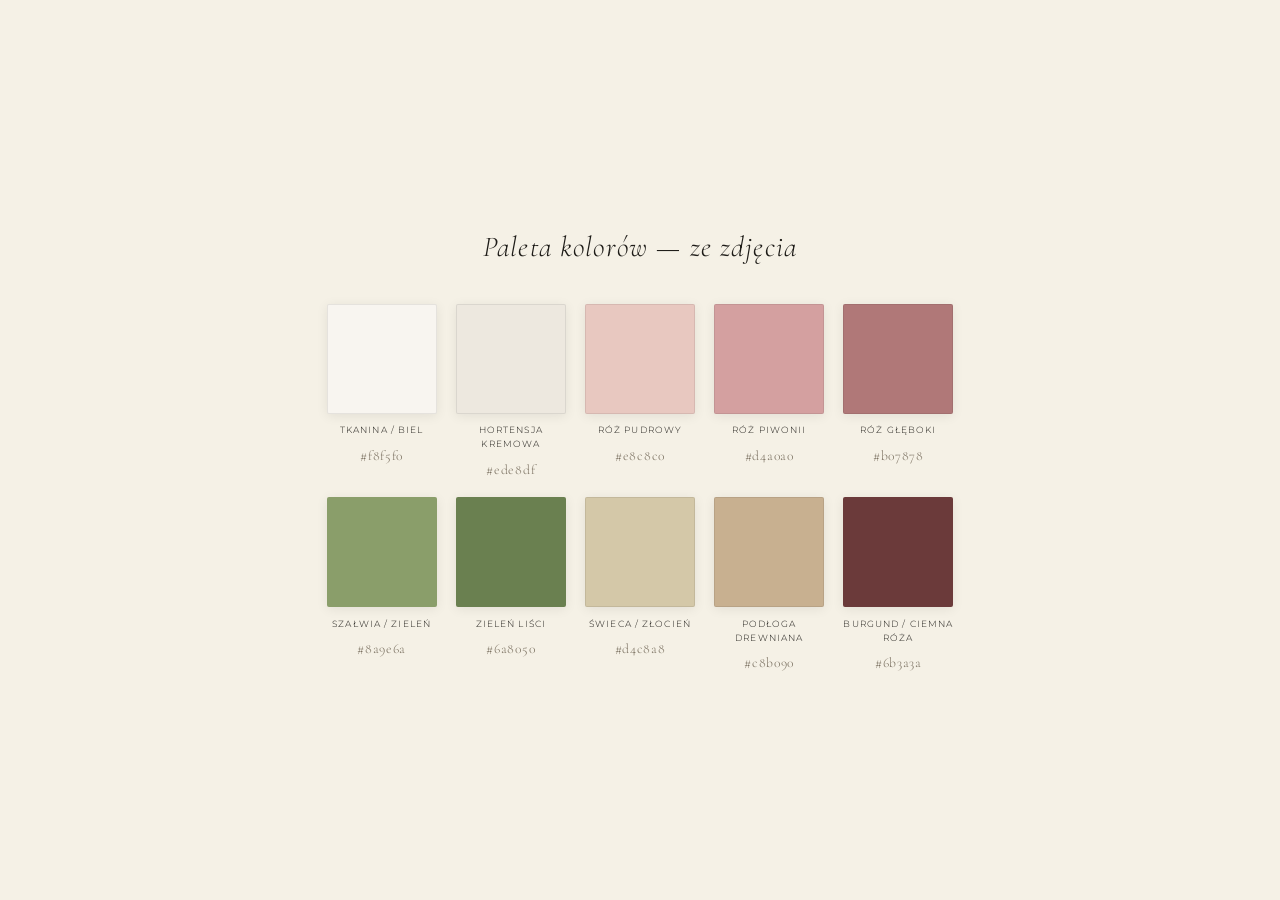
<file: palette.html>
<!DOCTYPE html>
<html lang="pl">

<head>
  <meta charset="UTF-8" />
  <meta name="viewport" content="width=device-width, initial-scale=1.0" />
  <title>Paleta kolorów</title>
  <link
    href="https://fonts.googleapis.com/css2?family=Cormorant+Garamond:ital,wght@0,300;1,300&family=Montserrat:wght@300;400&display=swap"
    rel="stylesheet" />
  <style>
    *,
    *::before,
    *::after {
      box-sizing: border-box;
      margin: 0;
      padding: 0;
    }

    body {
      font-family: 'Montserrat', sans-serif;
      font-weight: 300;
      background: #f5f1e6;
      min-height: 100vh;
      display: flex;
      flex-direction: column;
      align-items: center;
      justify-content: center;
      padding: 3rem 2rem;
      gap: 2.5rem;
    }

    h1 {
      font-family: 'Cormorant Garamond', serif;
      font-style: italic;
      font-weight: 300;
      font-size: 1.8rem;
      color: #1e1c18;
      letter-spacing: 0.04em;
    }

    .palette {
      display: flex;
      flex-wrap: wrap;
      gap: 1.2rem;
      justify-content: center;
      max-width: 700px;
    }

    .swatch {
      display: flex;
      flex-direction: column;
      align-items: center;
      gap: 0.6rem;
      width: 110px;
    }

    .color-box {
      width: 110px;
      height: 110px;
      border-radius: 2px;
      box-shadow: 0 2px 12px rgba(0, 0, 0, 0.08);
    }

    .color-name {
      font-size: 0.58rem;
      letter-spacing: 0.12em;
      text-transform: uppercase;
      color: #1e1c18;
      text-align: center;
      line-height: 1.5;
    }

    .color-hex {
      font-family: 'Cormorant Garamond', serif;
      font-size: 0.85rem;
      color: #7a7060;
      letter-spacing: 0.05em;
    }

    .bordered {
      border: 1px solid rgba(0, 0, 0, 0.08);
    }
  </style>
</head>

<body>

  <h1>Paleta kolorów — ze zdjęcia</h1>

  <div class="palette">

    <div class="swatch">
      <div class="color-box bordered" style="background:#f8f5f0"></div>
      <span class="color-name">Tkanina / biel</span>
      <span class="color-hex">#f8f5f0</span>
    </div>

    <div class="swatch">
      <div class="color-box bordered" style="background:#ede8df"></div>
      <span class="color-name">Hortensja kremowa</span>
      <span class="color-hex">#ede8df</span>
    </div>

    <div class="swatch">
      <div class="color-box bordered" style="background:#e8c8c0"></div>
      <span class="color-name">Róż pudrowy</span>
      <span class="color-hex">#e8c8c0</span>
    </div>

    <div class="swatch">
      <div class="color-box bordered" style="background:#d4a0a0"></div>
      <span class="color-name">Róż piwonii</span>
      <span class="color-hex">#d4a0a0</span>
    </div>

    <div class="swatch">
      <div class="color-box bordered" style="background:#b07878"></div>
      <span class="color-name">Róż głęboki</span>
      <span class="color-hex">#b07878</span>
    </div>

    <div class="swatch">
      <div class="color-box" style="background:#8a9e6a"></div>
      <span class="color-name">Szałwia / zieleń</span>
      <span class="color-hex">#8a9e6a</span>
    </div>

    <div class="swatch">
      <div class="color-box" style="background:#6a8050"></div>
      <span class="color-name">Zieleń liści</span>
      <span class="color-hex">#6a8050</span>
    </div>

    <div class="swatch">
      <div class="color-box bordered" style="background:#d4c8a8"></div>
      <span class="color-name">Świeca / złocień</span>
      <span class="color-hex">#d4c8a8</span>
    </div>

    <div class="swatch">
      <div class="color-box bordered" style="background:#c8b090"></div>
      <span class="color-name">Podłoga drewniana</span>
      <span class="color-hex">#c8b090</span>
    </div>

    <div class="swatch">
      <div class="color-box" style="background:#6b3a3a"></div>
      <span class="color-name">Burgund / ciemna róża</span>
      <span class="color-hex">#6b3a3a</span>
    </div>

  </div>

</body>

</html>
</file>
<file: schedule.css>
.bus-section {
  background: var(--bg);
  padding: 6rem 1.5rem;
  text-align: center;
}

.bus-inner {
  width: min(100%, 980px);
  margin: 0 auto;
}

.bus-list {
  display: grid;
  grid-template-columns: repeat(auto-fit, minmax(180px, 1fr));
  gap: 1rem;
  margin-top: 2.5rem;
}

.bus-empty {
  grid-column: 1 / -1;
  color: var(--muted);
  font-size: 0.9rem;
  margin: 0;
}

.bus-time {
  border: 1px solid var(--border);
  background: rgba(255, 255, 255, 0.42);
  padding: 1.75rem 1rem;
}

.bus-time-label {
  display: block;
  color: var(--muted);
  font-size: 0.66rem;
  font-weight: 500;
  letter-spacing: 0.16em;
  margin-bottom: 0.65rem;
  text-transform: uppercase;
}

.bus-time strong {
  color: var(--dark);
  font-family: 'Cormorant Garamond', serif;
  font-size: clamp(2rem, 5vw, 3.3rem);
  font-weight: 400;
}

@media (max-width: 640px) {
  .bus-section {
    padding: 4rem 1rem;
  }

  .bus-list {
    grid-template-columns: 1fr;
  }
}
</file>
